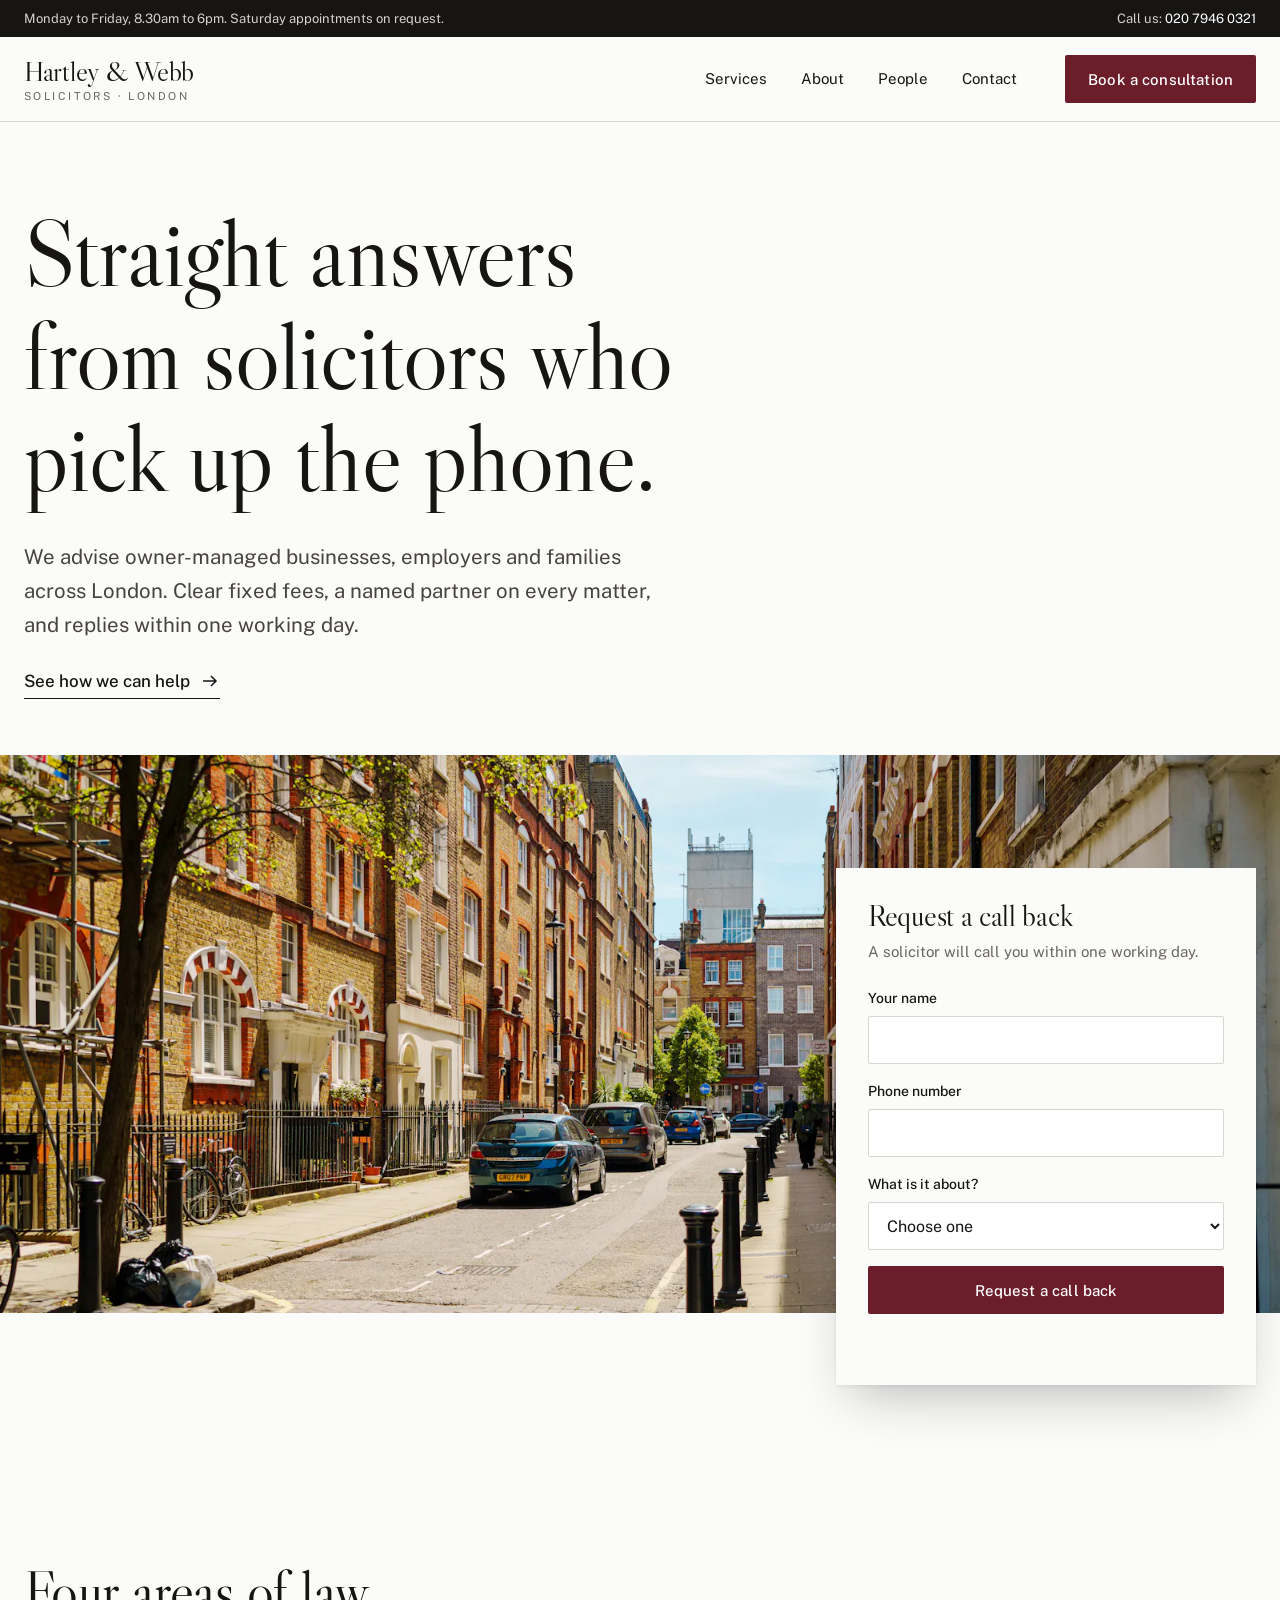
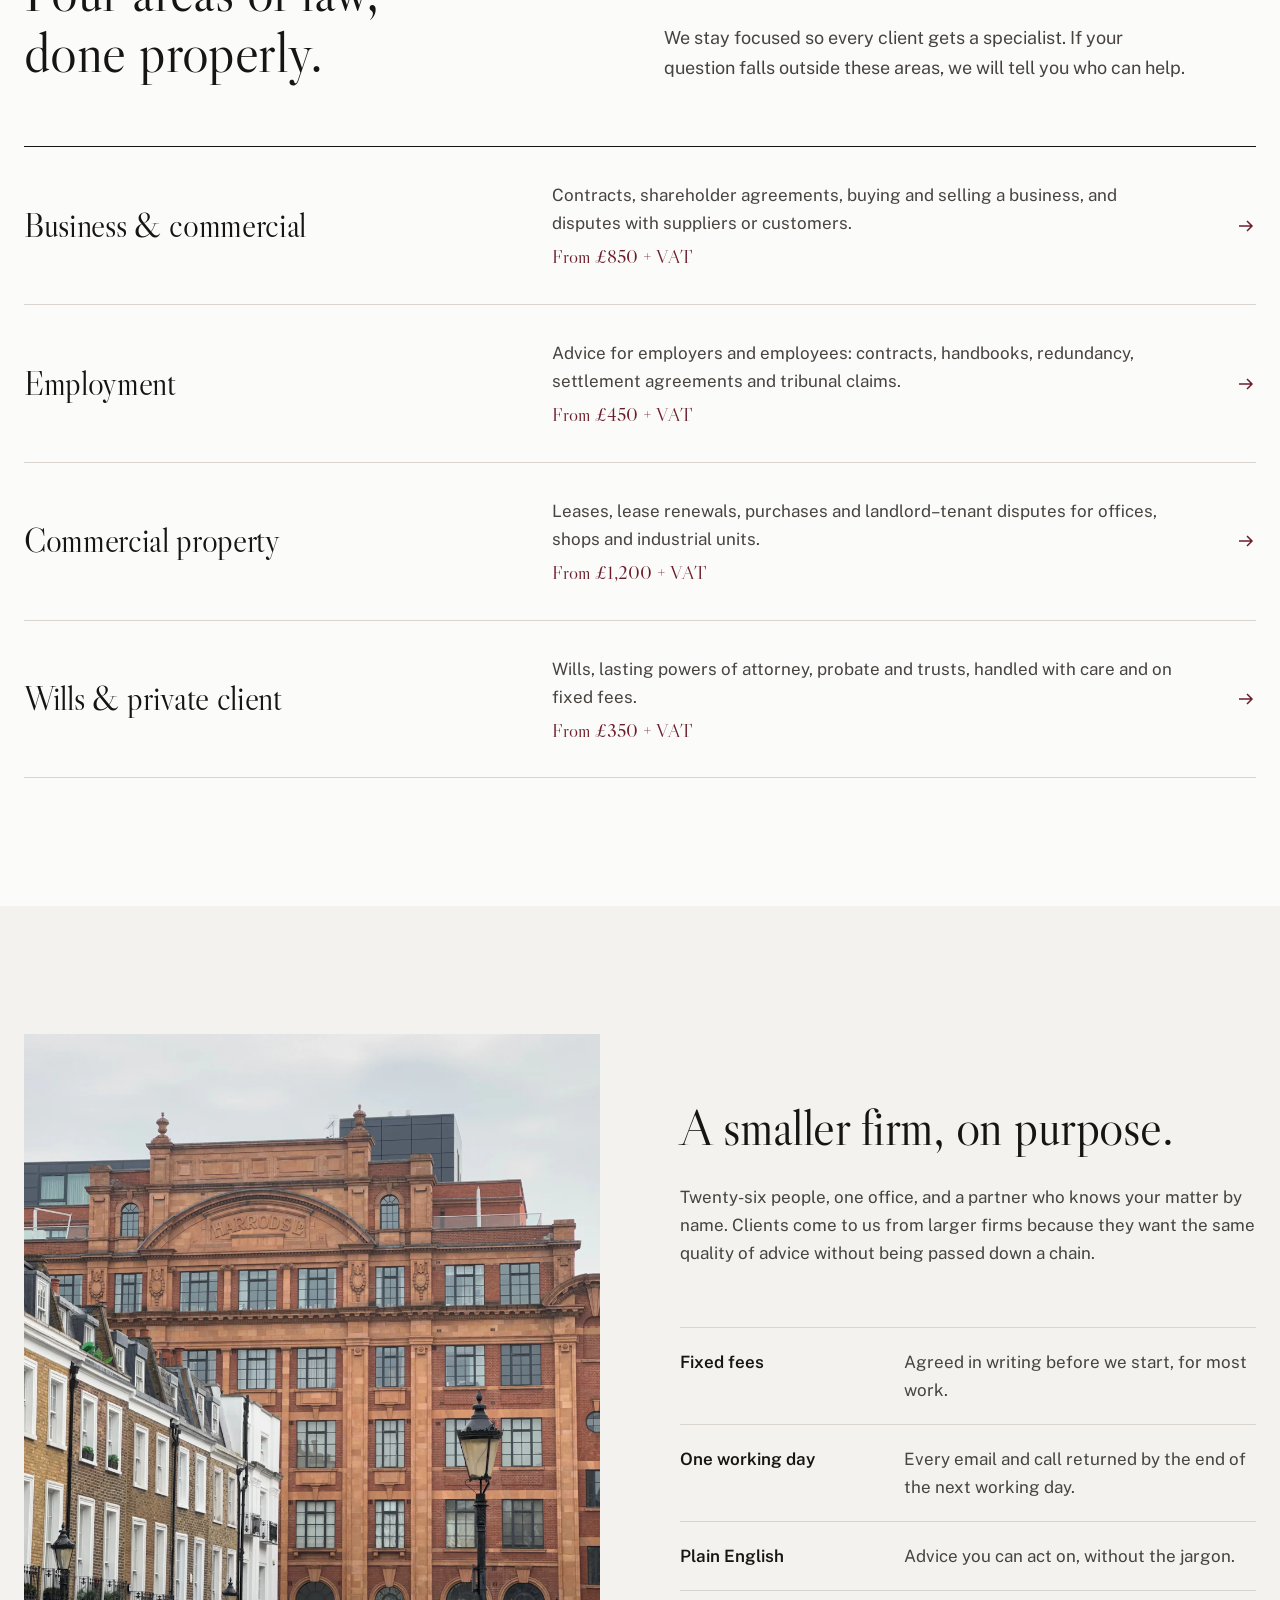
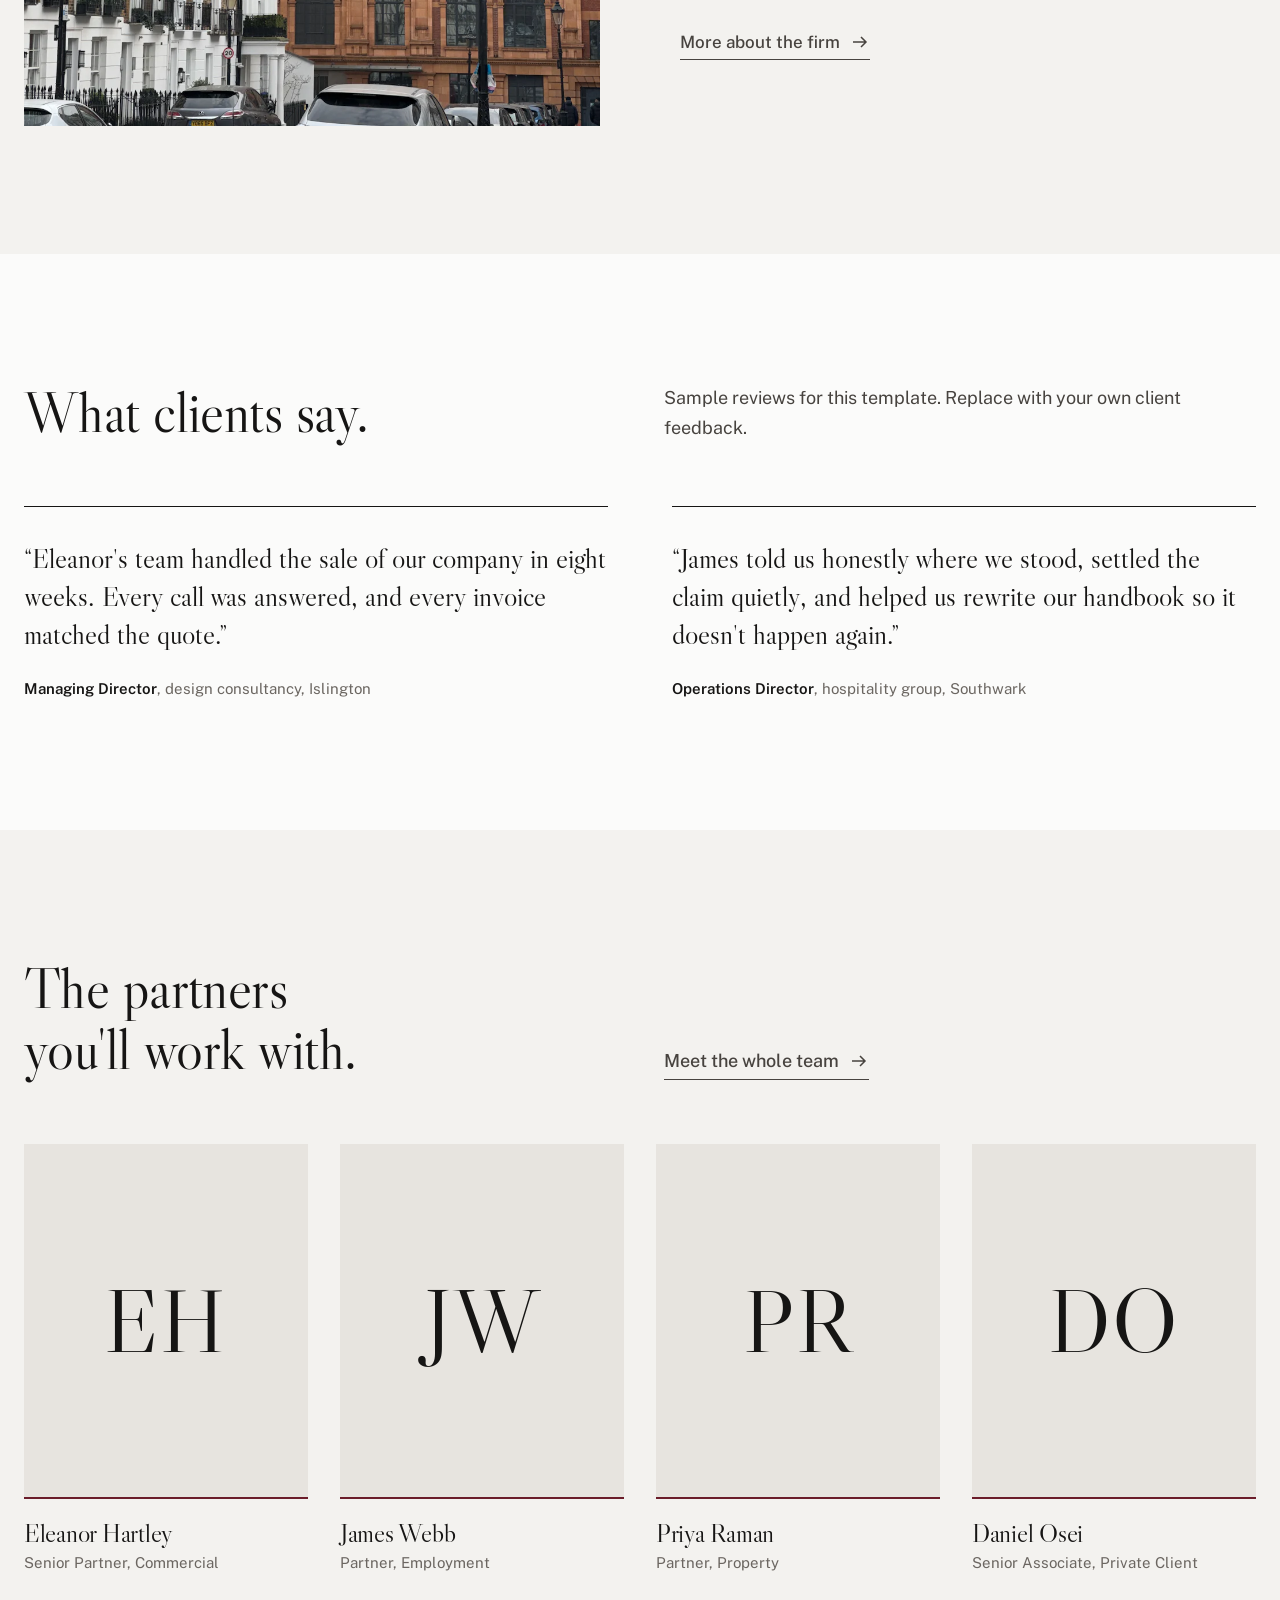
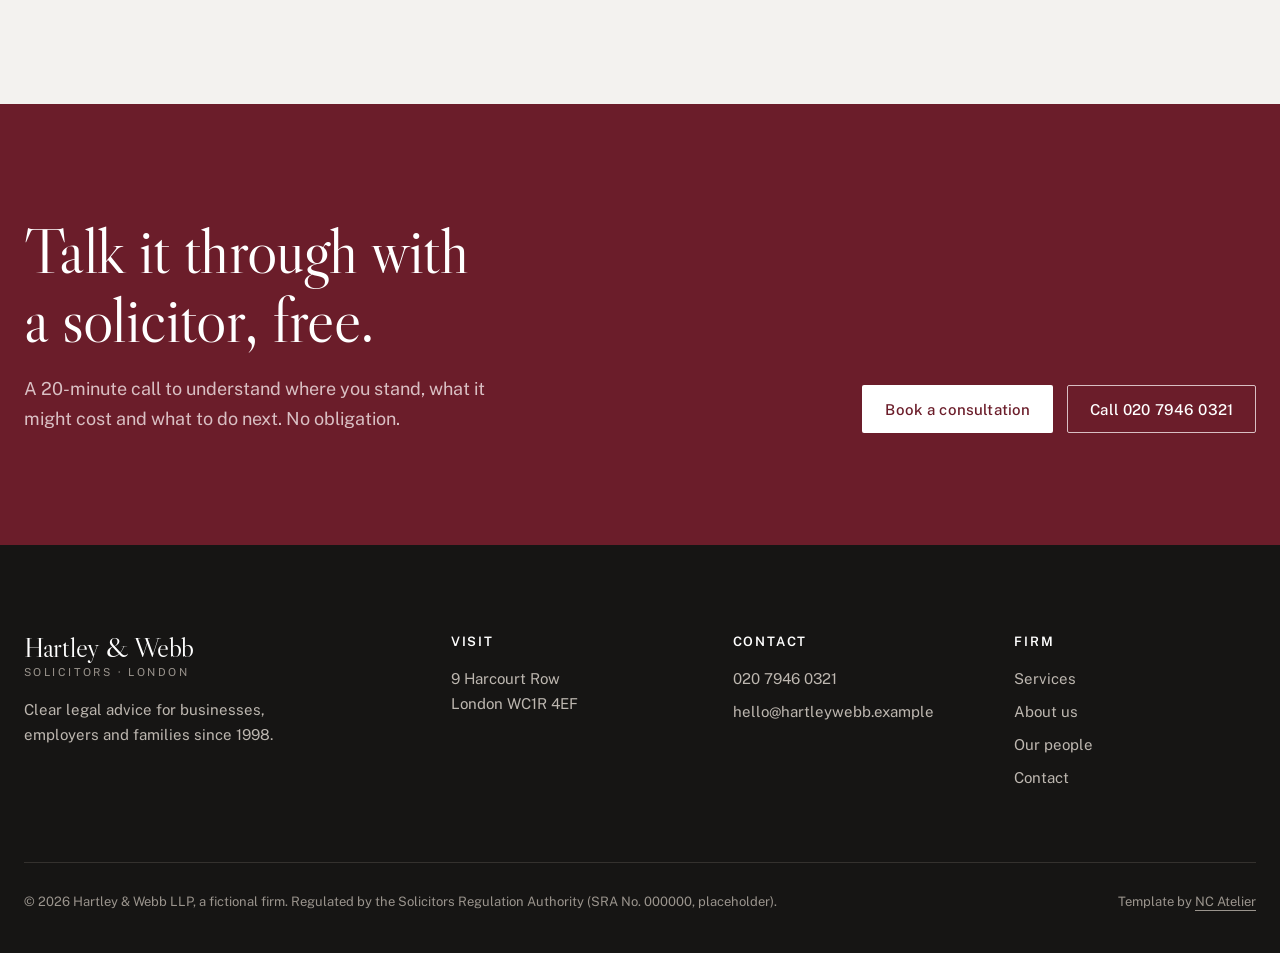
<file: index.html>
<!doctype html>
<html lang="en-GB">
<head>
<meta charset="utf-8">
<meta name="viewport" content="width=device-width, initial-scale=1">
<title>Hartley & Webb Solicitors | London law firm for businesses and families</title>
<meta name="description" content="Hartley & Webb is a London law firm advising businesses, employers and families on commercial, employment, property and private client matters.">
<meta property="og:title" content="Hartley & Webb Solicitors | London law firm for businesses and families">
<meta property="og:description" content="Hartley & Webb is a London law firm advising businesses, employers and families on commercial, employment, property and private client matters.">
<meta property="og:type" content="website">
<meta property="og:image" content="images/hero.webp">
<meta name="theme-color" content="#fbfbfa">
<link rel="icon" href="data:image/svg+xml,%3Csvg xmlns='http://www.w3.org/2000/svg' viewBox='0 0 32 32'%3E%3Crect width='32' height='32' fill='%236b1d2a'/%3E%3Ctext x='16' y='22' font-family='Georgia' font-size='17' fill='white' text-anchor='middle'%3EH%26amp;W%3C/text%3E%3C/svg%3E">
<link rel="preload" href="fonts/libre-caslon-display.woff2" as="font" type="font/woff2" crossorigin>
<link rel="stylesheet" href="styles.css">
</head>
<body>
<a class="skip" href="#main">Skip to content</a>
<div class="topbar">
  <div class="wrap">
    <span class="hours">Monday to Friday, 8.30am to 6pm. Saturday appointments on request.</span>
    <span>Call us: <a href="tel:+442079460321">020 7946 0321</a></span>
  </div>
</div>
<header class="site-header">
  <div class="wrap header-in">
    <a class="brand" href="index.html" aria-label="Hartley &amp; Webb, home"><b>Hartley &amp; Webb</b><span>Solicitors · London</span></a>
    <button class="menu-btn" type="button" aria-expanded="false" aria-controls="main-nav" aria-label="Open menu">
      <svg width="22" height="22" viewBox="0 0 22 22" aria-hidden="true"><path d="M2 6h18M2 11h18M2 16h18" stroke="currentColor" stroke-width="1.5"/></svg>
    </button>
    <nav class="main-nav" id="main-nav" aria-label="Main">
      <button class="menu-btn nav-close" type="button" aria-label="Close menu">
        <svg width="20" height="20" viewBox="0 0 20 20" aria-hidden="true"><path d="M4 4l12 12M16 4L4 16" stroke="currentColor" stroke-width="1.5"/></svg>
      </button>
      <ul>
          <li><a href="services.html">Services</a></li>
          <li><a href="about.html">About</a></li>
          <li><a href="team.html">People</a></li>
          <li><a href="contact.html">Contact</a></li>
      </ul>
    </nav>
    <a class="btn btn-claret header-cta" href="contact.html">Book a consultation</a>
  </div>
</header>

<main id="main">
  <section class="hero" aria-labelledby="hero-title">
    <div class="wrap">
      <h1 id="hero-title">Straight answers from solicitors who pick up the phone.</h1>
      <div class="hero-lede">
        <p>We advise owner-managed businesses, employers and families across London. Clear fixed fees, a named partner on every matter, and replies within one working day.</p>
        <a class="arrow-link" href="services.html">See how we can help <svg width="20" height="20" viewBox="0 0 20 20" aria-hidden="true"><path d="M3 10h13M11 5l5 5-5 5" fill="none" stroke="currentColor" stroke-width="1.5"/></svg></a>
      </div>
    </div>
    <figure class="hero-figure">
      <picture>
        <source media="(max-width: 640px)" srcset="images/hero-mobile.webp" width="800" height="700">
        <img src="images/hero.webp" alt="A quiet London street of brick and stone office buildings near the Inns of Court" width="1600" height="1100" fetchpriority="high">
      </picture>
      <div class="callback" id="callback">
        <h2>Request a call back</h2>
        <p class="small">A solicitor will call you within one working day.</p>
        <form class="form" novalidate data-demo="Thank you. A solicitor will call you within one working day. (Demo form: nothing was sent.)">
          <div class="field">
            <label for="cb-name">Your name</label>
            <input id="cb-name" name="name" autocomplete="name" required>
            <p class="err">Please tell us your name.</p>
          </div>
          <div class="field">
            <label for="cb-phone">Phone number</label>
            <input id="cb-phone" name="phone" type="tel" autocomplete="tel" required pattern="[0-9+ ()-]{7,}">
            <p class="err">Please enter a phone number we can call, e.g. 07700 900123.</p>
          </div>
          <div class="field">
            <label for="cb-matter">What is it about?</label>
            <select id="cb-matter" name="matter" required>
                <option value="">Choose one</option>
                <option>Business &amp; commercial</option>
                <option>Employment</option>
                <option>Commercial property</option>
                <option>Wills &amp; private client</option>
                <option>Something else</option>
              </select>
            <p class="err">Please choose the area closest to your question.</p>
          </div>
          <button class="btn btn-claret" type="submit">Request a call back</button>
          <p class="form-status" role="status"></p>
        </form>
      </div>
    </figure>
    <div class="hero-spacer"></div>
  </section>

  <section class="section" aria-labelledby="practice-title">
    <div class="wrap">
      <div class="section-head">
        <h2 id="practice-title">Four areas of law, done properly.</h2>
        <p>We stay focused so every client gets a specialist. If your question falls outside these areas, we will tell you who can help.</p>
      </div>
      <ul class="practice">
      <li><a href="services.html#business"><h3>Business &amp; commercial</h3><p>Contracts, shareholder agreements, buying and selling a business, and disputes with suppliers or customers. <span class="fee">From £850 + VAT</span></p><svg width="20" height="20" viewBox="0 0 20 20" aria-hidden="true"><path d="M3 10h13M11 5l5 5-5 5" fill="none" stroke="currentColor" stroke-width="1.5"/></svg></a></li>
      <li><a href="services.html#employment"><h3>Employment</h3><p>Advice for employers and employees: contracts, handbooks, redundancy, settlement agreements and tribunal claims. <span class="fee">From £450 + VAT</span></p><svg width="20" height="20" viewBox="0 0 20 20" aria-hidden="true"><path d="M3 10h13M11 5l5 5-5 5" fill="none" stroke="currentColor" stroke-width="1.5"/></svg></a></li>
      <li><a href="services.html#property"><h3>Commercial property</h3><p>Leases, lease renewals, purchases and landlord–tenant disputes for offices, shops and industrial units. <span class="fee">From £1,200 + VAT</span></p><svg width="20" height="20" viewBox="0 0 20 20" aria-hidden="true"><path d="M3 10h13M11 5l5 5-5 5" fill="none" stroke="currentColor" stroke-width="1.5"/></svg></a></li>
      <li><a href="services.html#private"><h3>Wills &amp; private client</h3><p>Wills, lasting powers of attorney, probate and trusts, handled with care and on fixed fees. <span class="fee">From £350 + VAT</span></p><svg width="20" height="20" viewBox="0 0 20 20" aria-hidden="true"><path d="M3 10h13M11 5l5 5-5 5" fill="none" stroke="currentColor" stroke-width="1.5"/></svg></a></li>
    </ul>
    </div>
  </section>

  <section class="section stone" aria-labelledby="approach-title">
    <div class="wrap split">
      <img src="images/building.webp" alt="Victorian red-brick office buildings in Holborn" width="1000" height="1200" loading="lazy">
      <div>
        <h2 id="approach-title">A smaller firm, on purpose.</h2>
        <div class="body">
          <p>Twenty-six people, one office, and a partner who knows your matter by name. Clients come to us from larger firms because they want the same quality of advice without being passed down a chain.</p>
          <dl class="principles">
            <div><dt>Fixed fees</dt><dd>Agreed in writing before we start, for most work.</dd></div>
            <div><dt>One working day</dt><dd>Every email and call returned by the end of the next working day.</dd></div>
            <div><dt>Plain English</dt><dd>Advice you can act on, without the jargon.</dd></div>
          </dl>
          <p><a class="arrow-link" href="about.html">More about the firm <svg width="20" height="20" viewBox="0 0 20 20" aria-hidden="true"><path d="M3 10h13M11 5l5 5-5 5" fill="none" stroke="currentColor" stroke-width="1.5"/></svg></a></p>
        </div>
      </div>
    </div>
  </section>

  <section class="section" aria-labelledby="quotes-title">
    <div class="wrap">
      <div class="section-head">
        <h2 id="quotes-title">What clients say.</h2>
        <p>Sample reviews for this template. Replace with your own client feedback.</p>
      </div>
      <div class="quotes">
        <figure>
          <blockquote>“Eleanor's team handled the sale of our company in eight weeks. Every call was answered, and every invoice matched the quote.”</blockquote>
          <figcaption><b>Managing Director</b>, design consultancy, Islington</figcaption>
        </figure>
        <figure>
          <blockquote>“James told us honestly where we stood, settled the claim quietly, and helped us rewrite our handbook so it doesn't happen again.”</blockquote>
          <figcaption><b>Operations Director</b>, hospitality group, Southwark</figcaption>
        </figure>
      </div>
    </div>
  </section>

  <section class="section stone" aria-labelledby="people-title">
    <div class="wrap">
      <div class="section-head">
        <h2 id="people-title">The partners you'll work with.</h2>
        <p><a class="arrow-link" href="team.html">Meet the whole team <svg width="20" height="20" viewBox="0 0 20 20" aria-hidden="true"><path d="M3 10h13M11 5l5 5-5 5" fill="none" stroke="currentColor" stroke-width="1.5"/></svg></a></p>
      </div>
      <div class="people">
      <article class="person">
        <div class="monogram" aria-hidden="true"><span>EH</span></div>
        <h3>Eleanor Hartley</h3>
        <p class="role">Senior Partner, Commercial</p>
      </article>
      <article class="person">
        <div class="monogram" aria-hidden="true"><span>JW</span></div>
        <h3>James Webb</h3>
        <p class="role">Partner, Employment</p>
      </article>
      <article class="person">
        <div class="monogram" aria-hidden="true"><span>PR</span></div>
        <h3>Priya Raman</h3>
        <p class="role">Partner, Property</p>
      </article>
      <article class="person">
        <div class="monogram" aria-hidden="true"><span>DO</span></div>
        <h3>Daniel Osei</h3>
        <p class="role">Senior Associate, Private Client</p>
      </article>
    </div>
    </div>
  </section>

<section class="band" aria-labelledby="band-title">
  <div class="wrap band-in">
    <div>
      <h2 id="band-title">Talk it through with a solicitor, free.</h2>
      <p>A 20-minute call to understand where you stand, what it might cost and what to do next. No obligation.</p>
    </div>
    <div class="actions">
      <a class="btn btn-light" href="contact.html">Book a consultation</a>
      <a class="btn btn-line" href="tel:+442079460321">Call 020 7946 0321</a>
    </div>
  </div>
</section>
</main>
<footer class="site-footer">
  <div class="wrap">
    <div class="foot-grid">
      <div>
        <a class="brand" href="index.html"><b>Hartley &amp; Webb</b><span>Solicitors · London</span></a>
        <p style="margin-top:20px;max-width:34ch">Clear legal advice for businesses, employers and families since 1998.</p>
      </div>
      <div>
        <h2>Visit</h2>
        <address>9 Harcourt Row<br>London WC1R 4EF</address>
      </div>
      <div>
        <h2>Contact</h2>
        <ul>
          <li><a href="tel:+442079460321">020 7946 0321</a></li>
          <li><a href="mailto:hello@hartleywebb.example">hello@hartleywebb.example</a></li>
        </ul>
      </div>
      <div>
        <h2>Firm</h2>
        <ul>
          <li><a href="services.html">Services</a></li>
          <li><a href="about.html">About us</a></li>
          <li><a href="team.html">Our people</a></li>
          <li><a href="contact.html">Contact</a></li>
        </ul>
      </div>
    </div>
    <div class="legal">
      <span>© <span data-year>2026</span> Hartley &amp; Webb LLP, a fictional firm. Regulated by the Solicitors Regulation Authority (SRA No. 000000, placeholder).</span>
      <span>Template by <a href="https://ncatelier.com">NC Atelier</a></span>
    </div>
  </div>
</footer>
<script src="main.js" defer></script>
</body>
</html>
</file>
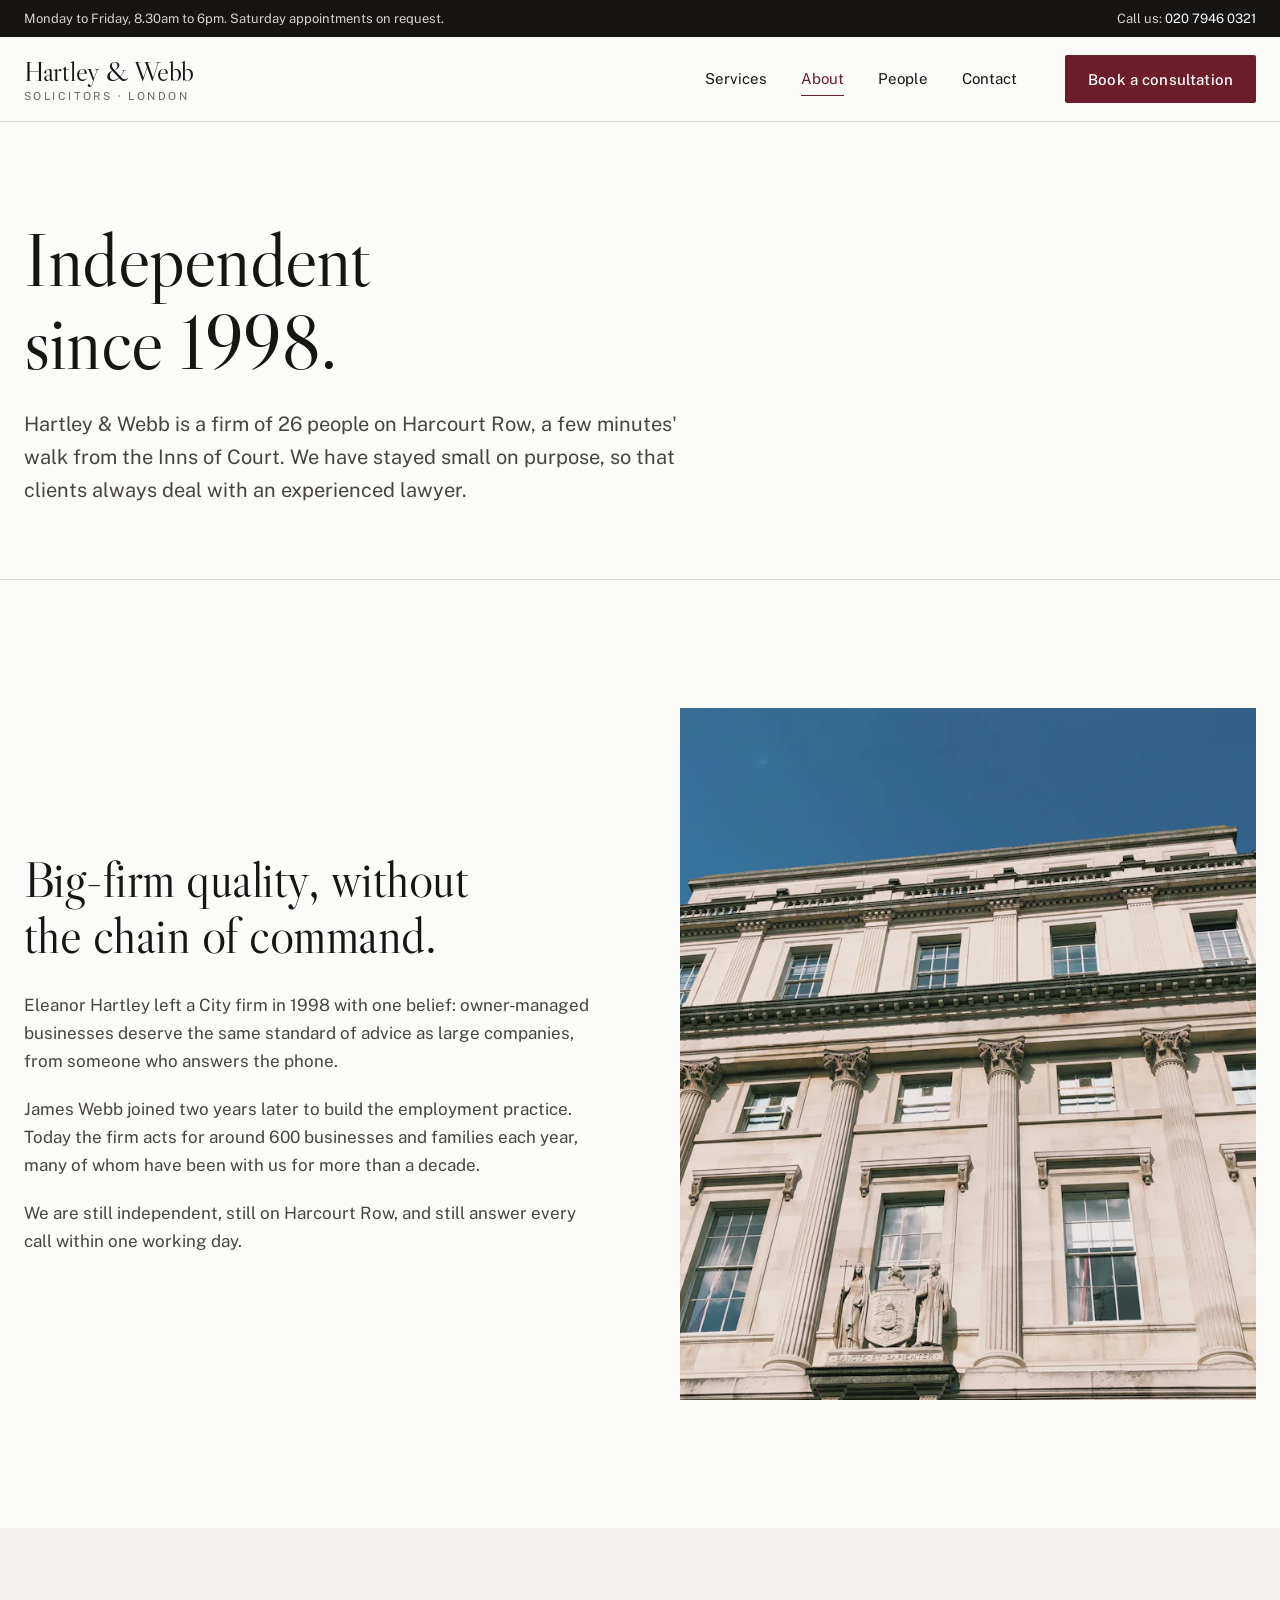
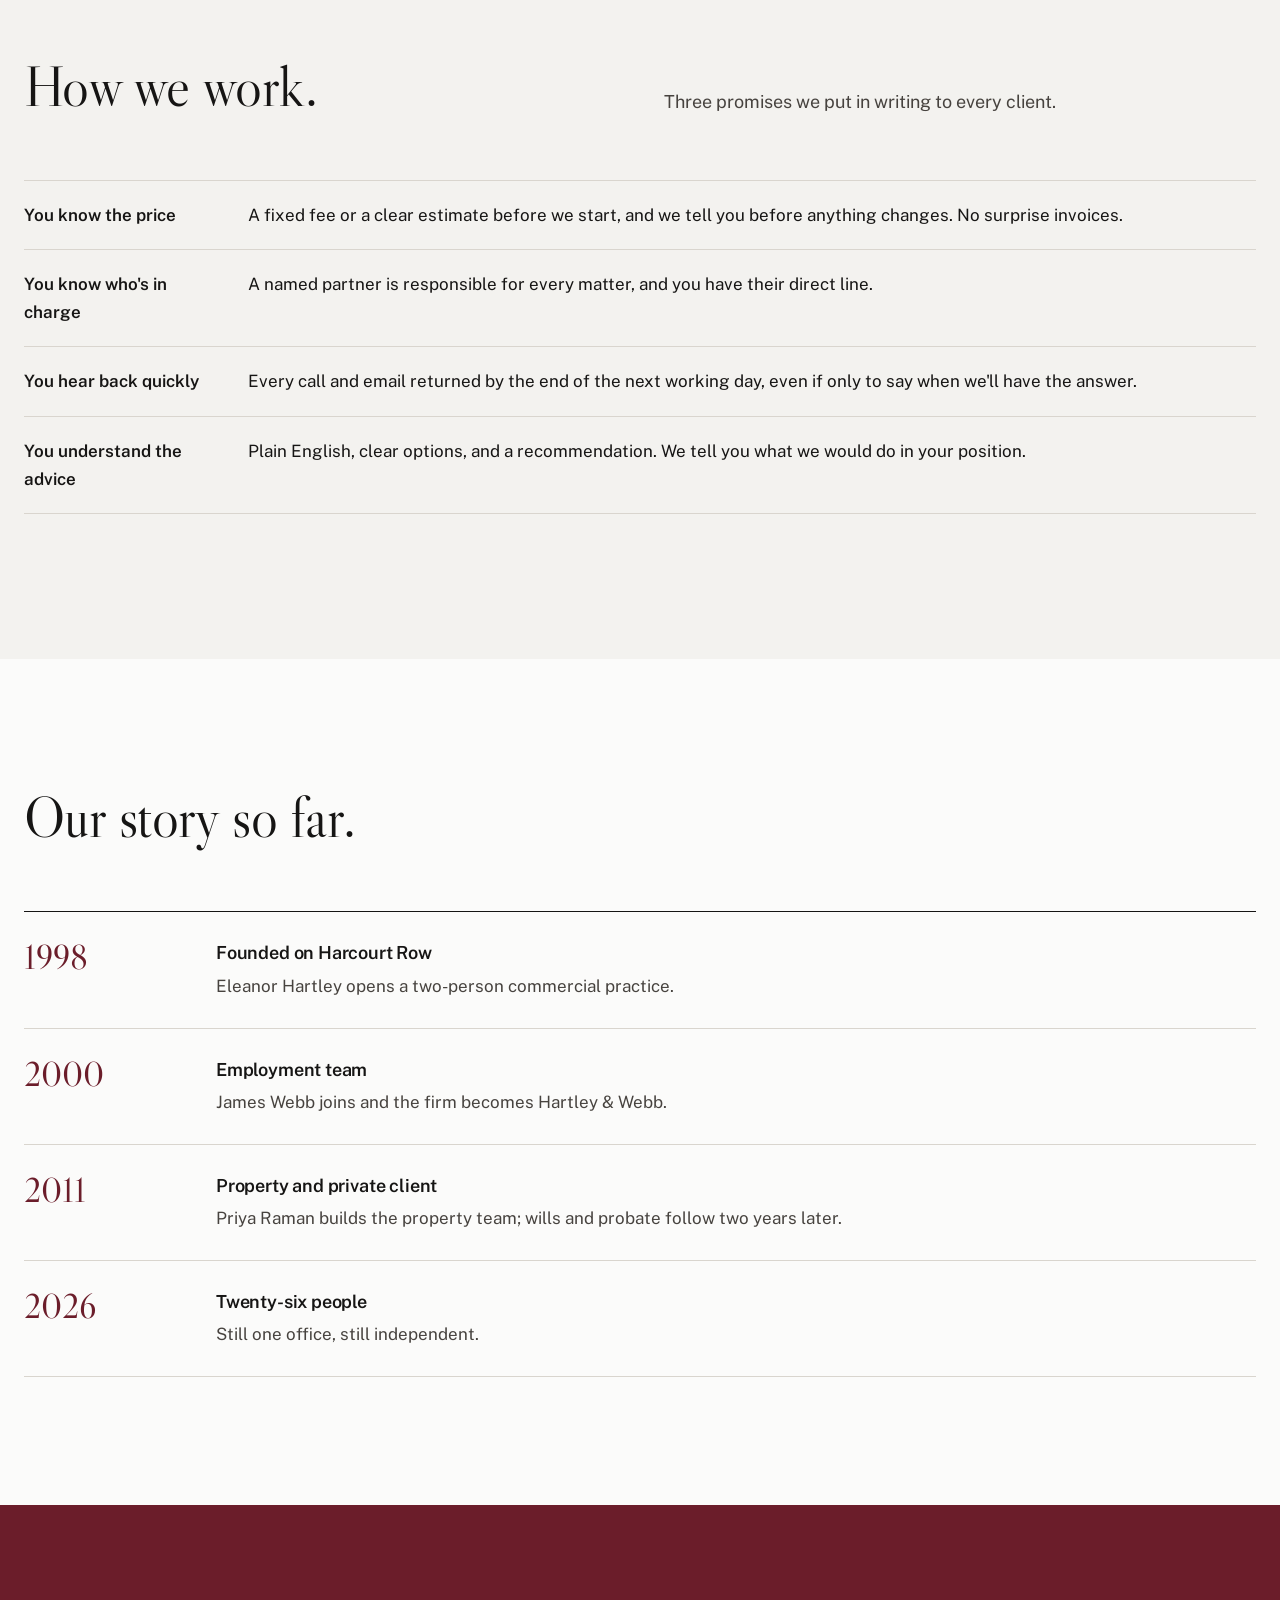
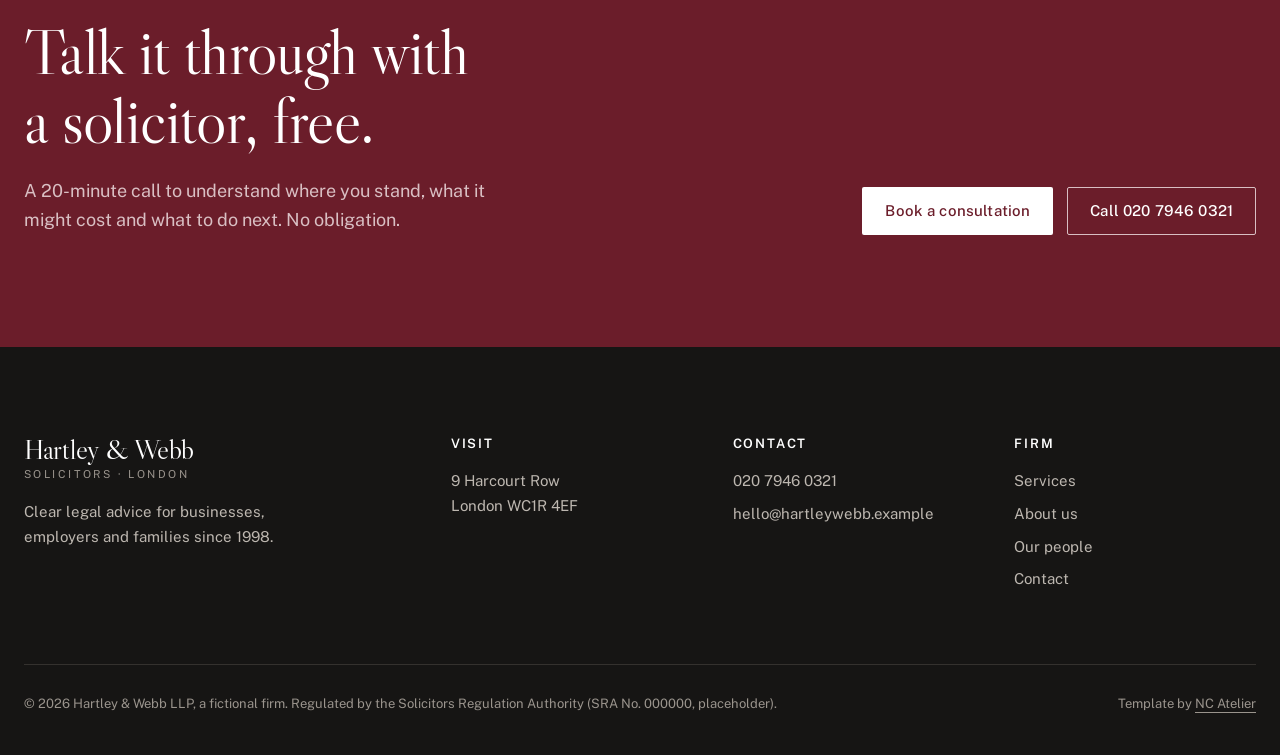
<file: about.html>
<!doctype html>
<html lang="en-GB">
<head>
<meta charset="utf-8">
<meta name="viewport" content="width=device-width, initial-scale=1">
<title>About the firm | Hartley & Webb Solicitors</title>
<meta name="description" content="Founded in 1998, Hartley & Webb is an independent London law firm of 26 people near the Inns of Court.">
<meta property="og:title" content="About the firm | Hartley & Webb Solicitors">
<meta property="og:description" content="Founded in 1998, Hartley & Webb is an independent London law firm of 26 people near the Inns of Court.">
<meta property="og:type" content="website">
<meta property="og:image" content="images/hero.webp">
<meta name="theme-color" content="#fbfbfa">
<link rel="icon" href="data:image/svg+xml,%3Csvg xmlns='http://www.w3.org/2000/svg' viewBox='0 0 32 32'%3E%3Crect width='32' height='32' fill='%236b1d2a'/%3E%3Ctext x='16' y='22' font-family='Georgia' font-size='17' fill='white' text-anchor='middle'%3EH%26amp;W%3C/text%3E%3C/svg%3E">
<link rel="preload" href="fonts/libre-caslon-display.woff2" as="font" type="font/woff2" crossorigin>
<link rel="stylesheet" href="styles.css">
</head>
<body>
<a class="skip" href="#main">Skip to content</a>
<div class="topbar">
  <div class="wrap">
    <span class="hours">Monday to Friday, 8.30am to 6pm. Saturday appointments on request.</span>
    <span>Call us: <a href="tel:+442079460321">020 7946 0321</a></span>
  </div>
</div>
<header class="site-header">
  <div class="wrap header-in">
    <a class="brand" href="index.html" aria-label="Hartley &amp; Webb, home"><b>Hartley &amp; Webb</b><span>Solicitors · London</span></a>
    <button class="menu-btn" type="button" aria-expanded="false" aria-controls="main-nav" aria-label="Open menu">
      <svg width="22" height="22" viewBox="0 0 22 22" aria-hidden="true"><path d="M2 6h18M2 11h18M2 16h18" stroke="currentColor" stroke-width="1.5"/></svg>
    </button>
    <nav class="main-nav" id="main-nav" aria-label="Main">
      <button class="menu-btn nav-close" type="button" aria-label="Close menu">
        <svg width="20" height="20" viewBox="0 0 20 20" aria-hidden="true"><path d="M4 4l12 12M16 4L4 16" stroke="currentColor" stroke-width="1.5"/></svg>
      </button>
      <ul>
          <li><a href="services.html">Services</a></li>
          <li><a href="about.html" aria-current="page">About</a></li>
          <li><a href="team.html">People</a></li>
          <li><a href="contact.html">Contact</a></li>
      </ul>
    </nav>
    <a class="btn btn-claret header-cta" href="contact.html">Book a consultation</a>
  </div>
</header>

<main id="main">
  <section class="page-intro">
    <div class="wrap">
      <h1>Independent since 1998.</h1>
      <p>Hartley &amp; Webb is a firm of 26 people on Harcourt Row, a few minutes' walk from the Inns of Court. We have stayed small on purpose, so that clients always deal with an experienced lawyer.</p>
    </div>
  </section>

  <section class="section" aria-labelledby="story-title">
    <div class="wrap split">
      <div>
        <h2 id="story-title">Big-firm quality, without the chain of command.</h2>
        <div class="body">
          <p>Eleanor Hartley left a City firm in 1998 with one belief: owner-managed businesses deserve the same standard of advice as large companies, from someone who answers the phone.</p>
          <p>James Webb joined two years later to build the employment practice. Today the firm acts for around 600 businesses and families each year, many of whom have been with us for more than a decade.</p>
          <p>We are still independent, still on Harcourt Row, and still answer every call within one working day.</p>
        </div>
      </div>
      <img src="images/office.webp" alt="Classical stone office building with tall sash windows" width="1200" height="860" loading="lazy">
    </div>
  </section>

  <section class="section stone" aria-labelledby="values-title">
    <div class="wrap">
      <div class="section-head">
        <h2 id="values-title">How we work.</h2>
        <p>Three promises we put in writing to every client.</p>
      </div>
      <dl class="principles">
        <div><dt>You know the price</dt><dd>A fixed fee or a clear estimate before we start, and we tell you before anything changes. No surprise invoices.</dd></div>
        <div><dt>You know who's in charge</dt><dd>A named partner is responsible for every matter, and you have their direct line.</dd></div>
        <div><dt>You hear back quickly</dt><dd>Every call and email returned by the end of the next working day, even if only to say when we'll have the answer.</dd></div>
        <div><dt>You understand the advice</dt><dd>Plain English, clear options, and a recommendation. We tell you what we would do in your position.</dd></div>
      </dl>
    </div>
  </section>

  <section class="section" aria-labelledby="history-title">
    <div class="wrap">
      <div class="section-head">
        <h2 id="history-title">Our story so far.</h2>
      </div>
      <ol class="timeline">
        <li><span class="yr">1998</span><div><h3>Founded on Harcourt Row</h3><p>Eleanor Hartley opens a two-person commercial practice.</p></div></li>
        <li><span class="yr">2000</span><div><h3>Employment team</h3><p>James Webb joins and the firm becomes Hartley &amp; Webb.</p></div></li>
        <li><span class="yr">2011</span><div><h3>Property and private client</h3><p>Priya Raman builds the property team; wills and probate follow two years later.</p></div></li>
        <li><span class="yr">2026</span><div><h3>Twenty-six people</h3><p>Still one office, still independent.</p></div></li>
      </ol>
    </div>
  </section>

<section class="band" aria-labelledby="band-title">
  <div class="wrap band-in">
    <div>
      <h2 id="band-title">Talk it through with a solicitor, free.</h2>
      <p>A 20-minute call to understand where you stand, what it might cost and what to do next. No obligation.</p>
    </div>
    <div class="actions">
      <a class="btn btn-light" href="contact.html">Book a consultation</a>
      <a class="btn btn-line" href="tel:+442079460321">Call 020 7946 0321</a>
    </div>
  </div>
</section>
</main>
<footer class="site-footer">
  <div class="wrap">
    <div class="foot-grid">
      <div>
        <a class="brand" href="index.html"><b>Hartley &amp; Webb</b><span>Solicitors · London</span></a>
        <p style="margin-top:20px;max-width:34ch">Clear legal advice for businesses, employers and families since 1998.</p>
      </div>
      <div>
        <h2>Visit</h2>
        <address>9 Harcourt Row<br>London WC1R 4EF</address>
      </div>
      <div>
        <h2>Contact</h2>
        <ul>
          <li><a href="tel:+442079460321">020 7946 0321</a></li>
          <li><a href="mailto:hello@hartleywebb.example">hello@hartleywebb.example</a></li>
        </ul>
      </div>
      <div>
        <h2>Firm</h2>
        <ul>
          <li><a href="services.html">Services</a></li>
          <li><a href="about.html">About us</a></li>
          <li><a href="team.html">Our people</a></li>
          <li><a href="contact.html">Contact</a></li>
        </ul>
      </div>
    </div>
    <div class="legal">
      <span>© <span data-year>2026</span> Hartley &amp; Webb LLP, a fictional firm. Regulated by the Solicitors Regulation Authority (SRA No. 000000, placeholder).</span>
      <span>Template by <a href="https://ncatelier.com">NC Atelier</a></span>
    </div>
  </div>
</footer>
<script src="main.js" defer></script>
</body>
</html>
</file>
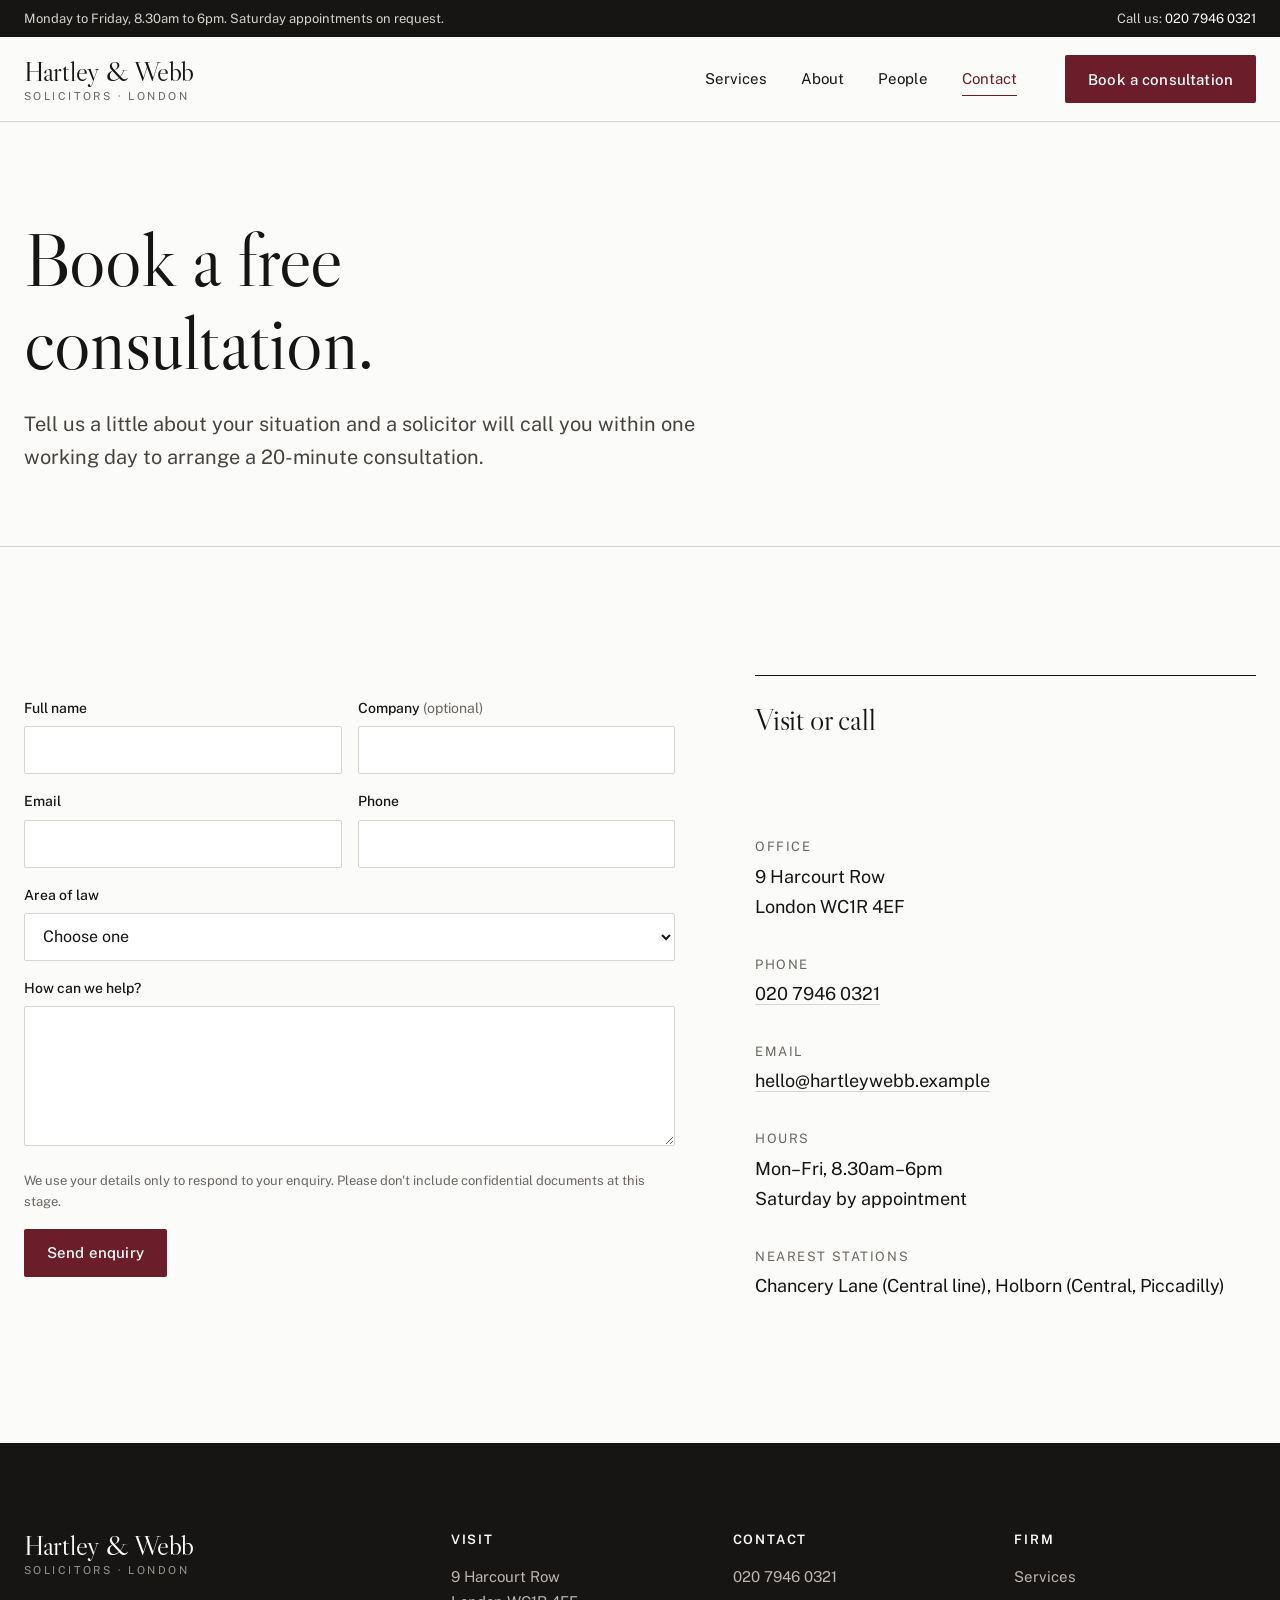
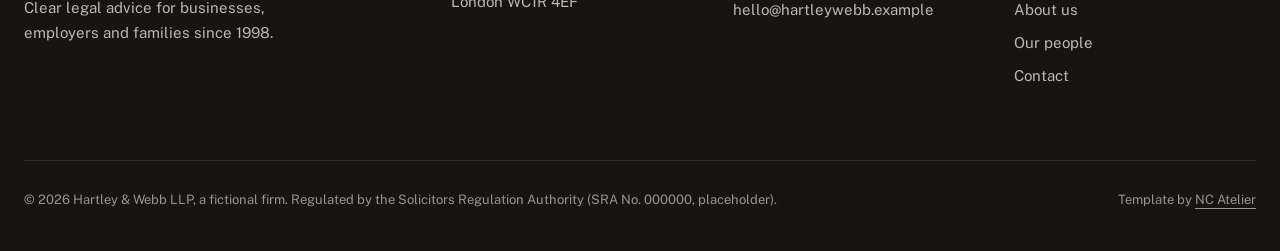
<file: contact.html>
<!doctype html>
<html lang="en-GB">
<head>
<meta charset="utf-8">
<meta name="viewport" content="width=device-width, initial-scale=1">
<title>Contact | Hartley & Webb Solicitors</title>
<meta name="description" content="Book a free 20-minute consultation with a Hartley & Webb solicitor, call 020 7946 0321, or visit us at 9 Harcourt Row, London.">
<meta property="og:title" content="Contact | Hartley & Webb Solicitors">
<meta property="og:description" content="Book a free 20-minute consultation with a Hartley & Webb solicitor, call 020 7946 0321, or visit us at 9 Harcourt Row, London.">
<meta property="og:type" content="website">
<meta property="og:image" content="images/hero.webp">
<meta name="theme-color" content="#fbfbfa">
<link rel="icon" href="data:image/svg+xml,%3Csvg xmlns='http://www.w3.org/2000/svg' viewBox='0 0 32 32'%3E%3Crect width='32' height='32' fill='%236b1d2a'/%3E%3Ctext x='16' y='22' font-family='Georgia' font-size='17' fill='white' text-anchor='middle'%3EH%26amp;W%3C/text%3E%3C/svg%3E">
<link rel="preload" href="fonts/libre-caslon-display.woff2" as="font" type="font/woff2" crossorigin>
<link rel="stylesheet" href="styles.css">
</head>
<body>
<a class="skip" href="#main">Skip to content</a>
<div class="topbar">
  <div class="wrap">
    <span class="hours">Monday to Friday, 8.30am to 6pm. Saturday appointments on request.</span>
    <span>Call us: <a href="tel:+442079460321">020 7946 0321</a></span>
  </div>
</div>
<header class="site-header">
  <div class="wrap header-in">
    <a class="brand" href="index.html" aria-label="Hartley &amp; Webb, home"><b>Hartley &amp; Webb</b><span>Solicitors · London</span></a>
    <button class="menu-btn" type="button" aria-expanded="false" aria-controls="main-nav" aria-label="Open menu">
      <svg width="22" height="22" viewBox="0 0 22 22" aria-hidden="true"><path d="M2 6h18M2 11h18M2 16h18" stroke="currentColor" stroke-width="1.5"/></svg>
    </button>
    <nav class="main-nav" id="main-nav" aria-label="Main">
      <button class="menu-btn nav-close" type="button" aria-label="Close menu">
        <svg width="20" height="20" viewBox="0 0 20 20" aria-hidden="true"><path d="M4 4l12 12M16 4L4 16" stroke="currentColor" stroke-width="1.5"/></svg>
      </button>
      <ul>
          <li><a href="services.html">Services</a></li>
          <li><a href="about.html">About</a></li>
          <li><a href="team.html">People</a></li>
          <li><a href="contact.html" aria-current="page">Contact</a></li>
      </ul>
    </nav>
    <a class="btn btn-claret header-cta" href="contact.html">Book a consultation</a>
  </div>
</header>

<main id="main">
  <section class="page-intro">
    <div class="wrap">
      <h1>Book a free consultation.</h1>
      <p>Tell us a little about your situation and a solicitor will call you within one working day to arrange a 20-minute consultation.</p>
    </div>
  </section>
  <section class="section">
    <div class="wrap contact-grid">
      <form class="form" novalidate data-demo="Thank you. A solicitor will be in touch within one working day. (Demo form: nothing was sent.)" aria-label="Consultation request">
        <div class="row">
          <div class="field">
            <label for="c-name">Full name</label>
            <input id="c-name" name="name" autocomplete="name" required>
            <p class="err">Please tell us your name.</p>
          </div>
          <div class="field">
            <label for="c-company">Company <span style="color:var(--ink-3);font-weight:400">(optional)</span></label>
            <input id="c-company" name="company" autocomplete="organization">
          </div>
        </div>
        <div class="row">
          <div class="field">
            <label for="c-email">Email</label>
            <input id="c-email" name="email" type="email" autocomplete="email" required>
            <p class="err">Please enter a valid email address, like name@example.com.</p>
          </div>
          <div class="field">
            <label for="c-phone">Phone</label>
            <input id="c-phone" name="phone" type="tel" autocomplete="tel" required pattern="[0-9+ ()-]{7,}">
            <p class="err">Please enter a phone number, e.g. 07700 900123.</p>
          </div>
        </div>
        <div class="field">
          <label for="c-matter">Area of law</label>
          <select id="c-matter" name="matter" required>
                <option value="">Choose one</option>
                <option>Business &amp; commercial</option>
                <option>Employment</option>
                <option>Commercial property</option>
                <option>Wills &amp; private client</option>
                <option>Something else</option>
              </select>
          <p class="err">Please choose the area closest to your question.</p>
        </div>
        <div class="field">
          <label for="c-msg">How can we help?</label>
          <textarea id="c-msg" name="message" required minlength="10"></textarea>
          <p class="err">Please give us a few words about your situation.</p>
        </div>
        <p class="consent">We use your details only to respond to your enquiry. Please don't include confidential documents at this stage.</p>
        <div><button class="btn btn-claret" type="submit">Send enquiry</button></div>
        <p class="form-status" role="status"></p>
      </form>

      <div class="contact-card">
        <h2>Visit or call</h2>
        <dl>
          <div><dt>Office</dt><dd>9 Harcourt Row<br>London WC1R 4EF</dd></div>
          <div><dt>Phone</dt><dd><a href="tel:+442079460321">020 7946 0321</a></dd></div>
          <div><dt>Email</dt><dd><a href="mailto:hello@hartleywebb.example">hello@hartleywebb.example</a></dd></div>
          <div><dt>Hours</dt><dd>Mon–Fri, 8.30am–6pm<br>Saturday by appointment</dd></div>
          <div><dt>Nearest stations</dt><dd>Chancery Lane (Central line), Holborn (Central, Piccadilly)</dd></div>
        </dl>
      </div>
    </div>
  </section>
</main>
<footer class="site-footer">
  <div class="wrap">
    <div class="foot-grid">
      <div>
        <a class="brand" href="index.html"><b>Hartley &amp; Webb</b><span>Solicitors · London</span></a>
        <p style="margin-top:20px;max-width:34ch">Clear legal advice for businesses, employers and families since 1998.</p>
      </div>
      <div>
        <h2>Visit</h2>
        <address>9 Harcourt Row<br>London WC1R 4EF</address>
      </div>
      <div>
        <h2>Contact</h2>
        <ul>
          <li><a href="tel:+442079460321">020 7946 0321</a></li>
          <li><a href="mailto:hello@hartleywebb.example">hello@hartleywebb.example</a></li>
        </ul>
      </div>
      <div>
        <h2>Firm</h2>
        <ul>
          <li><a href="services.html">Services</a></li>
          <li><a href="about.html">About us</a></li>
          <li><a href="team.html">Our people</a></li>
          <li><a href="contact.html">Contact</a></li>
        </ul>
      </div>
    </div>
    <div class="legal">
      <span>© <span data-year>2026</span> Hartley &amp; Webb LLP, a fictional firm. Regulated by the Solicitors Regulation Authority (SRA No. 000000, placeholder).</span>
      <span>Template by <a href="https://ncatelier.com">NC Atelier</a></span>
    </div>
  </div>
</footer>
<script src="main.js" defer></script>
</body>
</html>
</file>
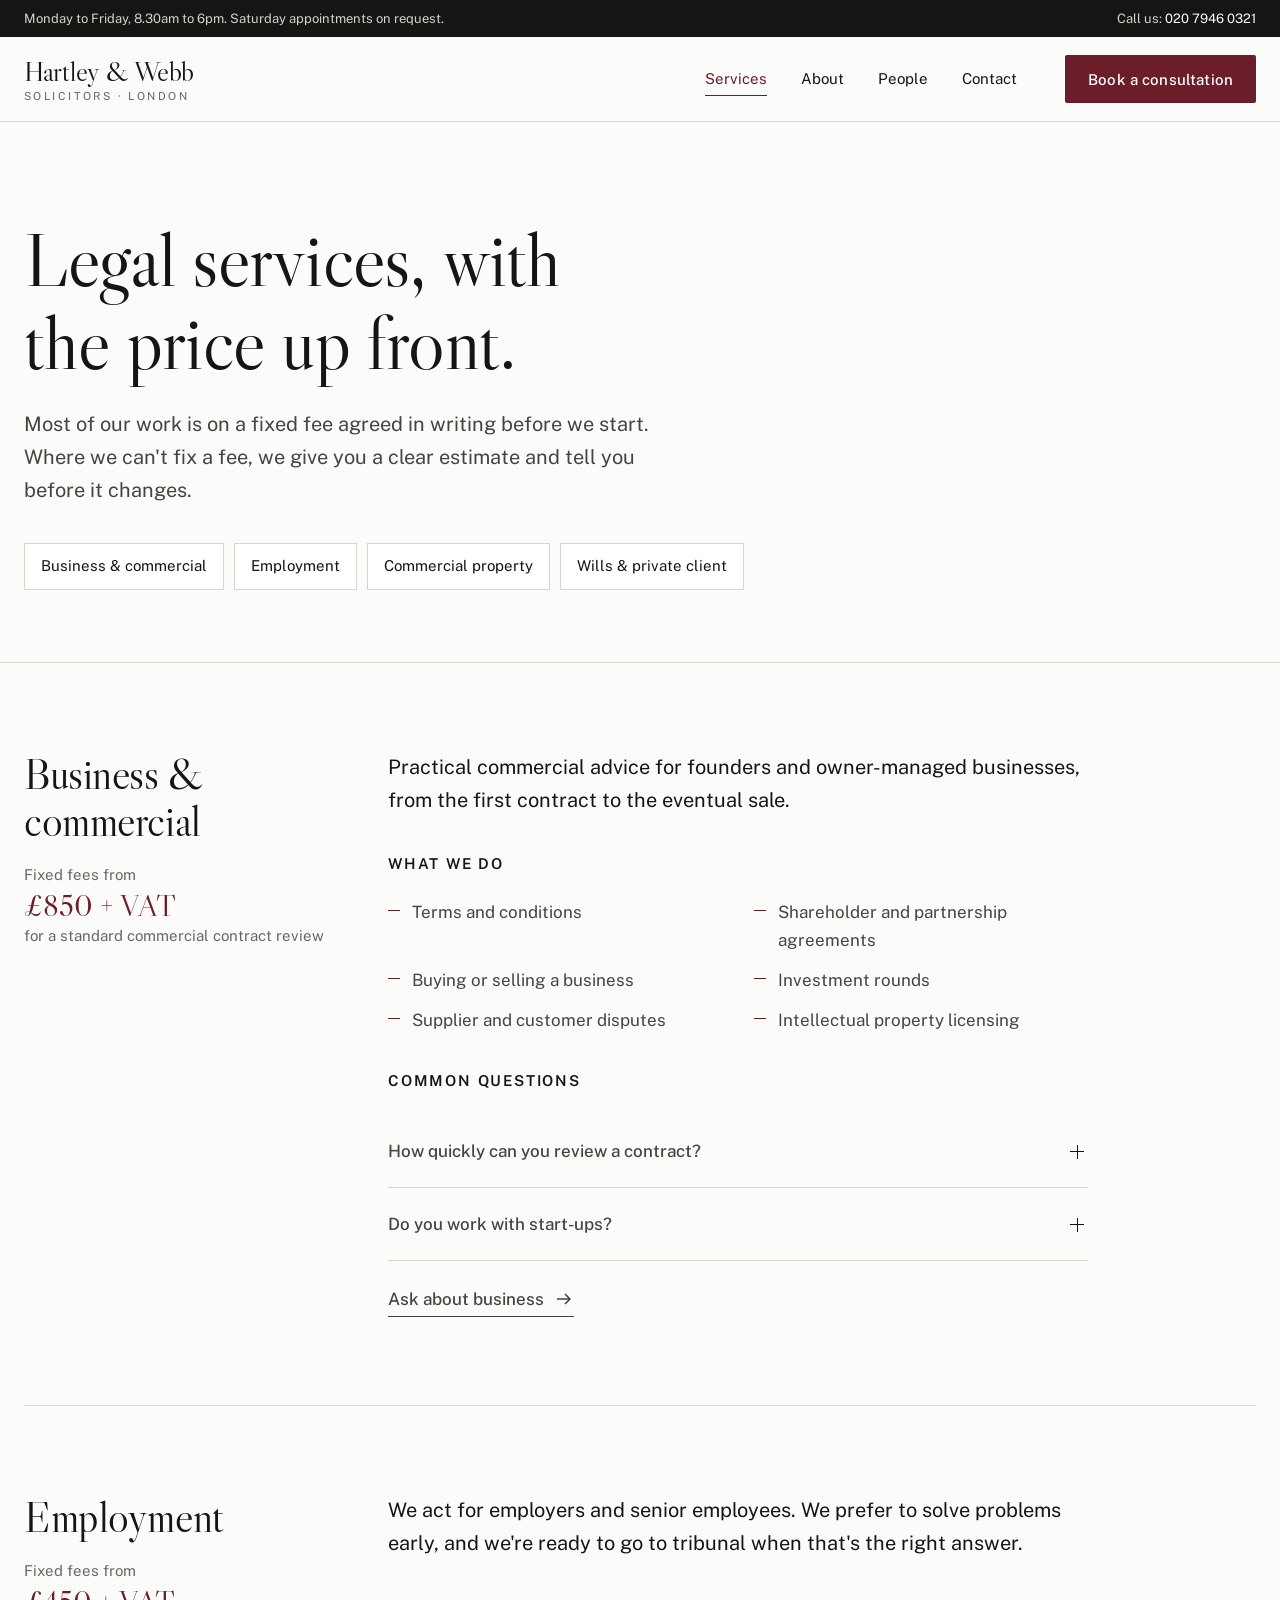
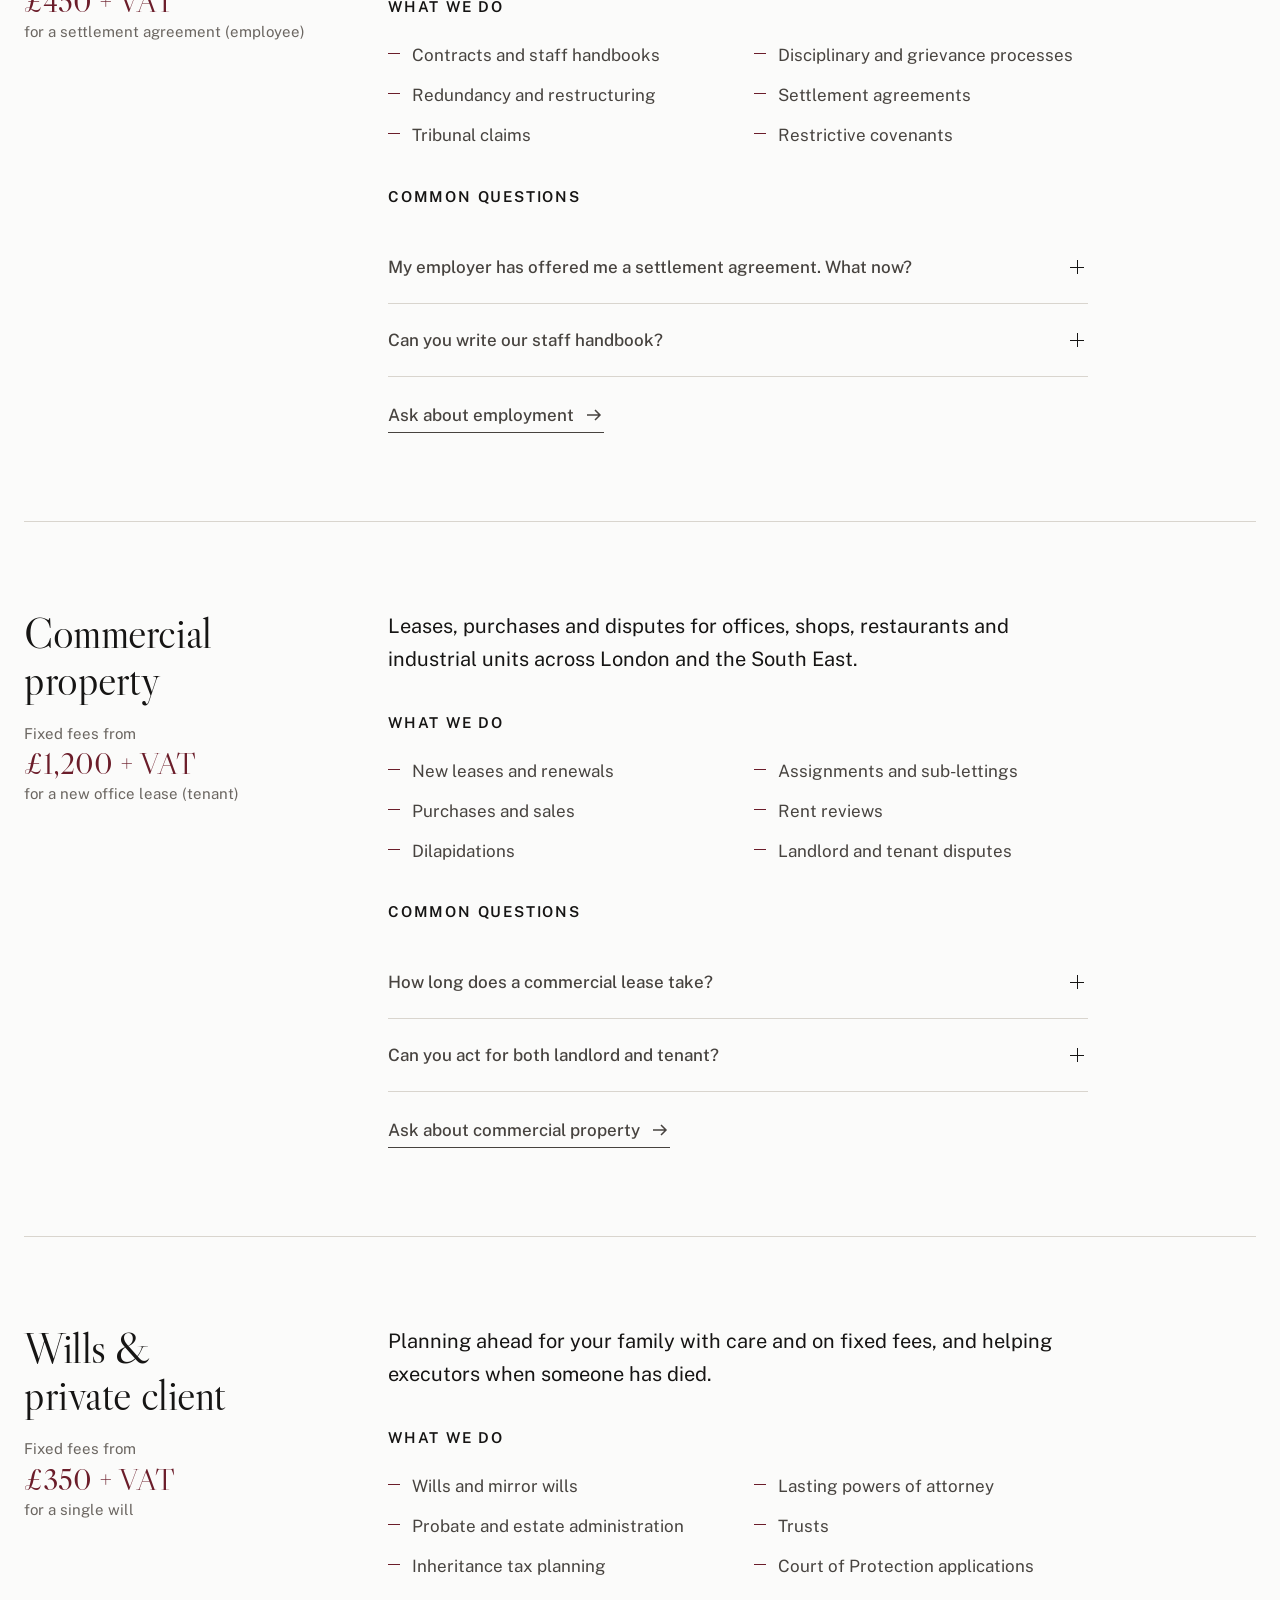
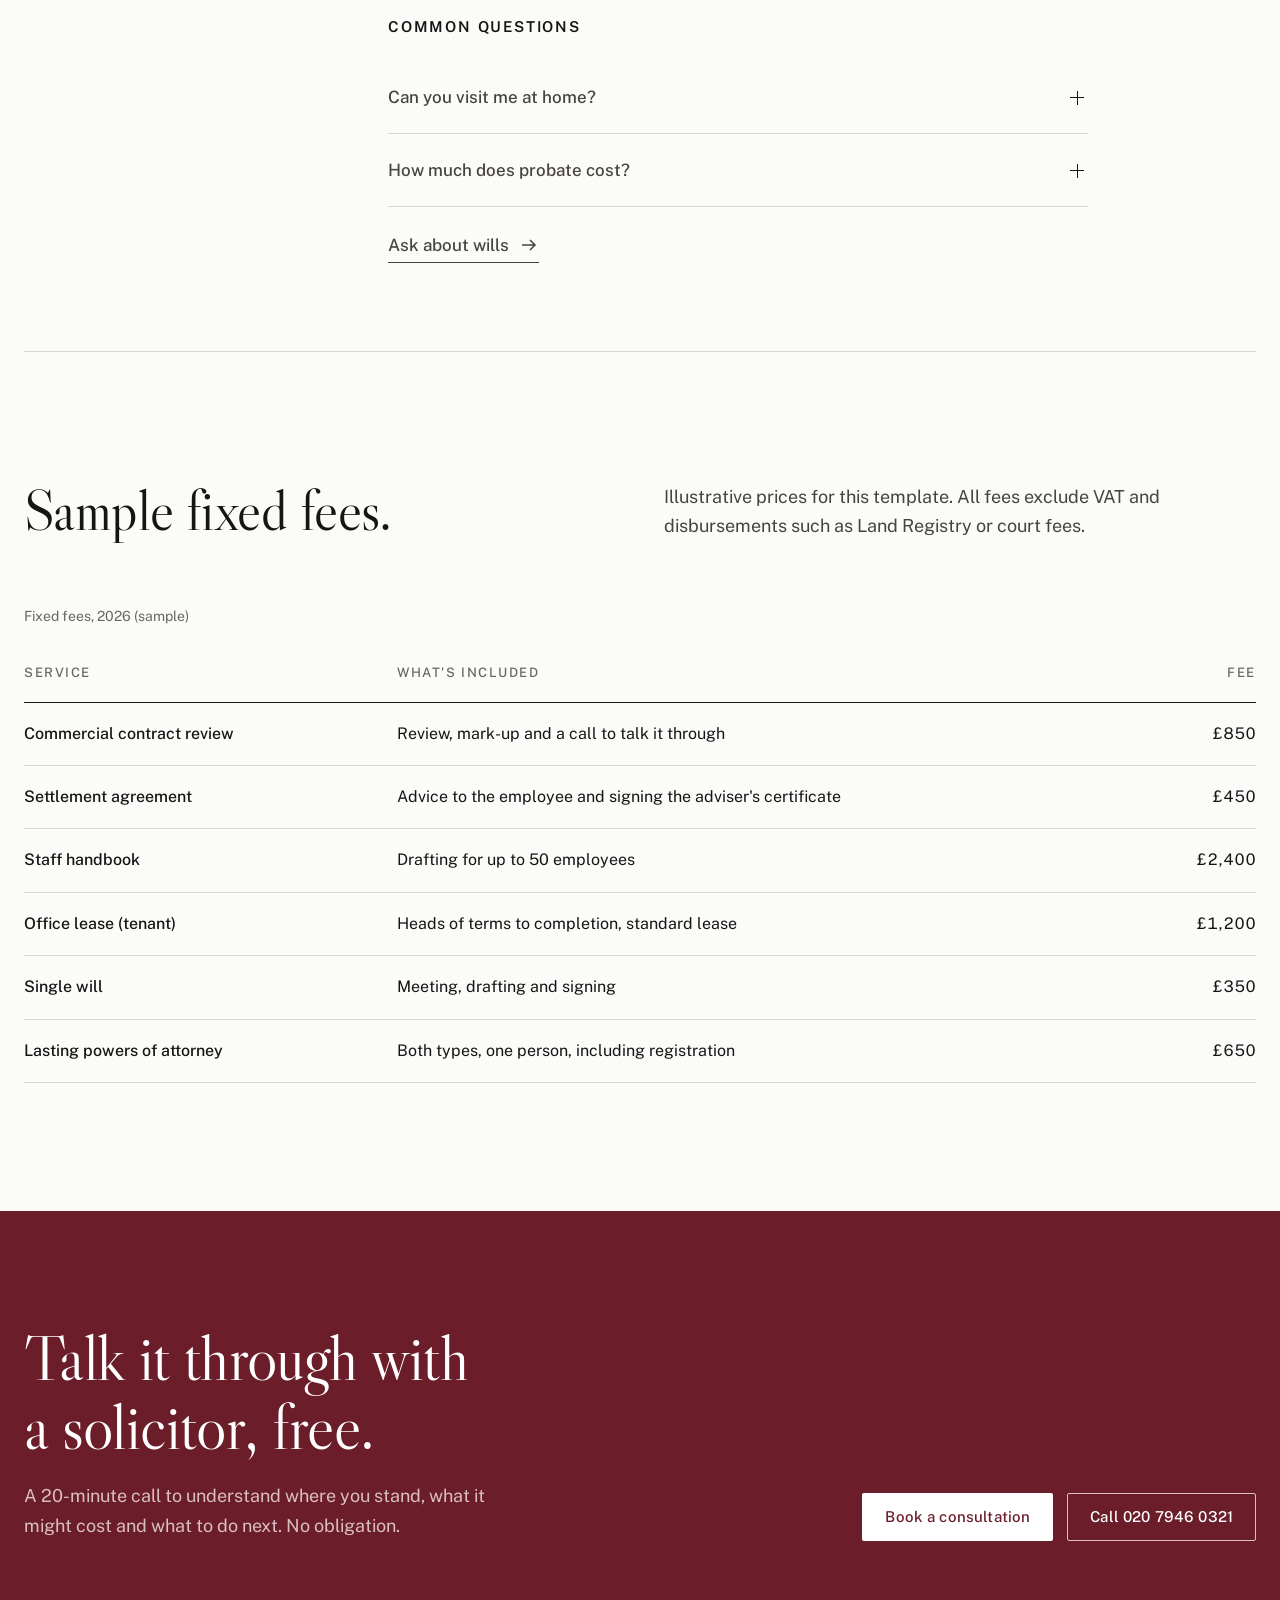
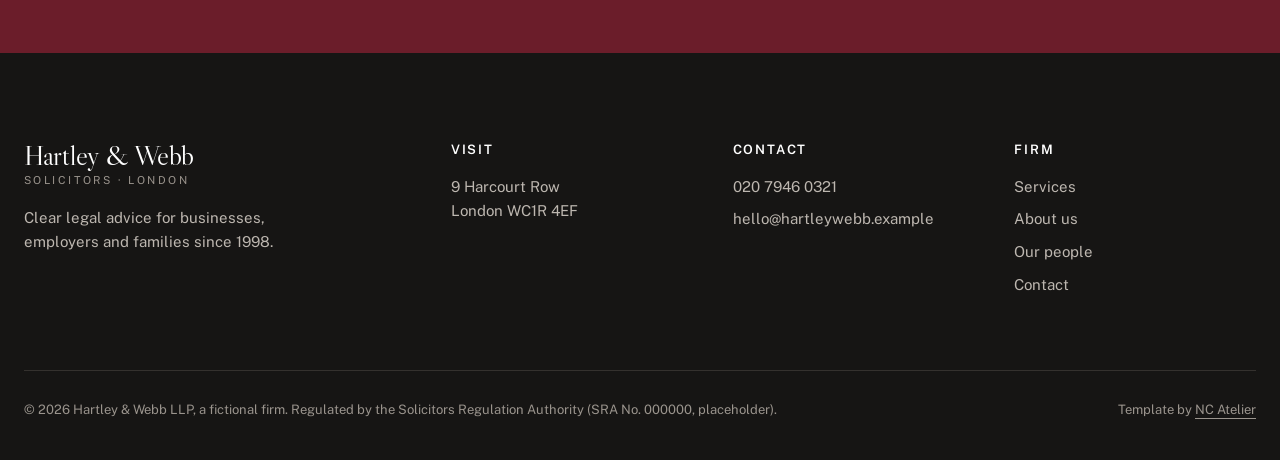
<file: services.html>
<!doctype html>
<html lang="en-GB">
<head>
<meta charset="utf-8">
<meta name="viewport" content="width=device-width, initial-scale=1">
<title>Services | Hartley & Webb Solicitors</title>
<meta name="description" content="Business, employment, commercial property and private client legal services in London, on clear fixed fees.">
<meta property="og:title" content="Services | Hartley & Webb Solicitors">
<meta property="og:description" content="Business, employment, commercial property and private client legal services in London, on clear fixed fees.">
<meta property="og:type" content="website">
<meta property="og:image" content="images/hero.webp">
<meta name="theme-color" content="#fbfbfa">
<link rel="icon" href="data:image/svg+xml,%3Csvg xmlns='http://www.w3.org/2000/svg' viewBox='0 0 32 32'%3E%3Crect width='32' height='32' fill='%236b1d2a'/%3E%3Ctext x='16' y='22' font-family='Georgia' font-size='17' fill='white' text-anchor='middle'%3EH%26amp;W%3C/text%3E%3C/svg%3E">
<link rel="preload" href="fonts/libre-caslon-display.woff2" as="font" type="font/woff2" crossorigin>
<link rel="stylesheet" href="styles.css">
</head>
<body>
<a class="skip" href="#main">Skip to content</a>
<div class="topbar">
  <div class="wrap">
    <span class="hours">Monday to Friday, 8.30am to 6pm. Saturday appointments on request.</span>
    <span>Call us: <a href="tel:+442079460321">020 7946 0321</a></span>
  </div>
</div>
<header class="site-header">
  <div class="wrap header-in">
    <a class="brand" href="index.html" aria-label="Hartley &amp; Webb, home"><b>Hartley &amp; Webb</b><span>Solicitors · London</span></a>
    <button class="menu-btn" type="button" aria-expanded="false" aria-controls="main-nav" aria-label="Open menu">
      <svg width="22" height="22" viewBox="0 0 22 22" aria-hidden="true"><path d="M2 6h18M2 11h18M2 16h18" stroke="currentColor" stroke-width="1.5"/></svg>
    </button>
    <nav class="main-nav" id="main-nav" aria-label="Main">
      <button class="menu-btn nav-close" type="button" aria-label="Close menu">
        <svg width="20" height="20" viewBox="0 0 20 20" aria-hidden="true"><path d="M4 4l12 12M16 4L4 16" stroke="currentColor" stroke-width="1.5"/></svg>
      </button>
      <ul>
          <li><a href="services.html" aria-current="page">Services</a></li>
          <li><a href="about.html">About</a></li>
          <li><a href="team.html">People</a></li>
          <li><a href="contact.html">Contact</a></li>
      </ul>
    </nav>
    <a class="btn btn-claret header-cta" href="contact.html">Book a consultation</a>
  </div>
</header>

<main id="main">
  <section class="page-intro">
    <div class="wrap">
      <h1>Legal services, with the price up front.</h1>
      <p>Most of our work is on a fixed fee agreed in writing before we start. Where we can't fix a fee, we give you a clear estimate and tell you before it changes.</p>
      <nav class="jump" aria-label="Jump to a service"><a href="#business">Business &amp; commercial</a><a href="#employment">Employment</a><a href="#property">Commercial property</a><a href="#private">Wills &amp; private client</a></nav>
    </div>
  </section>
  <div class="wrap">
    <article class="service" id="business" aria-labelledby="business-title">
      <aside>
        <h2 id="business-title">Business &amp; commercial</h2>
        <p class="from">Fixed fees from <b>£850 + VAT</b>for a standard commercial contract review</p>
      </aside>
      <div class="content">
        <p>Practical commercial advice for founders and owner-managed businesses, from the first contract to the eventual sale.</p>
        <h3>What we do</h3>
        <ul class="ticks"><li>Terms and conditions</li><li>Shareholder and partnership agreements</li><li>Buying or selling a business</li><li>Investment rounds</li><li>Supplier and customer disputes</li><li>Intellectual property licensing</li></ul>
        <h3>Common questions</h3>
        <div class="faq"><details><summary>How quickly can you review a contract?</summary><p>Most standard commercial contracts are reviewed within three working days. If you have a deadline, tell us and we will plan around it.</p></details><details><summary>Do you work with start-ups?</summary><p>Yes. We offer a fixed-fee start-up pack covering incorporation documents, founder agreements and website terms.</p></details></div>
        <p><a class="arrow-link" href="contact.html">Ask about business <svg width="20" height="20" viewBox="0 0 20 20" aria-hidden="true"><path d="M3 10h13M11 5l5 5-5 5" fill="none" stroke="currentColor" stroke-width="1.5"/></svg></a></p>
      </div>
    </article>
    <article class="service" id="employment" aria-labelledby="employment-title">
      <aside>
        <h2 id="employment-title">Employment</h2>
        <p class="from">Fixed fees from <b>£450 + VAT</b>for a settlement agreement (employee)</p>
      </aside>
      <div class="content">
        <p>We act for employers and senior employees. We prefer to solve problems early, and we're ready to go to tribunal when that's the right answer.</p>
        <h3>What we do</h3>
        <ul class="ticks"><li>Contracts and staff handbooks</li><li>Disciplinary and grievance processes</li><li>Redundancy and restructuring</li><li>Settlement agreements</li><li>Tribunal claims</li><li>Restrictive covenants</li></ul>
        <h3>Common questions</h3>
        <div class="faq"><details><summary>My employer has offered me a settlement agreement. What now?</summary><p>You must get independent legal advice for it to be binding. Your employer usually contributes to the cost, and we can often advise within 48 hours.</p></details><details><summary>Can you write our staff handbook?</summary><p>Yes. We draft handbooks on a fixed fee and offer an annual update service as employment law changes.</p></details></div>
        <p><a class="arrow-link" href="contact.html">Ask about employment <svg width="20" height="20" viewBox="0 0 20 20" aria-hidden="true"><path d="M3 10h13M11 5l5 5-5 5" fill="none" stroke="currentColor" stroke-width="1.5"/></svg></a></p>
      </div>
    </article>
    <article class="service" id="property" aria-labelledby="property-title">
      <aside>
        <h2 id="property-title">Commercial property</h2>
        <p class="from">Fixed fees from <b>£1,200 + VAT</b>for a new office lease (tenant)</p>
      </aside>
      <div class="content">
        <p>Leases, purchases and disputes for offices, shops, restaurants and industrial units across London and the South East.</p>
        <h3>What we do</h3>
        <ul class="ticks"><li>New leases and renewals</li><li>Assignments and sub-lettings</li><li>Purchases and sales</li><li>Rent reviews</li><li>Dilapidations</li><li>Landlord and tenant disputes</li></ul>
        <h3>Common questions</h3>
        <div class="faq"><details><summary>How long does a commercial lease take?</summary><p>Typically four to eight weeks, depending on the landlord and any works. We give you a realistic timetable at the start.</p></details><details><summary>Can you act for both landlord and tenant?</summary><p>No. To avoid a conflict of interest we act for one side only.</p></details></div>
        <p><a class="arrow-link" href="contact.html">Ask about commercial property <svg width="20" height="20" viewBox="0 0 20 20" aria-hidden="true"><path d="M3 10h13M11 5l5 5-5 5" fill="none" stroke="currentColor" stroke-width="1.5"/></svg></a></p>
      </div>
    </article>
    <article class="service" id="private" aria-labelledby="private-title">
      <aside>
        <h2 id="private-title">Wills &amp; private client</h2>
        <p class="from">Fixed fees from <b>£350 + VAT</b>for a single will</p>
      </aside>
      <div class="content">
        <p>Planning ahead for your family with care and on fixed fees, and helping executors when someone has died.</p>
        <h3>What we do</h3>
        <ul class="ticks"><li>Wills and mirror wills</li><li>Lasting powers of attorney</li><li>Probate and estate administration</li><li>Trusts</li><li>Inheritance tax planning</li><li>Court of Protection applications</li></ul>
        <h3>Common questions</h3>
        <div class="faq"><details><summary>Can you visit me at home?</summary><p>Yes. For clients who can't easily travel, we can arrange a home or hospital visit within London.</p></details><details><summary>How much does probate cost?</summary><p>We quote a fixed fee once we understand the estate. Most straightforward estates fall between £2,500 and £4,500 plus VAT.</p></details></div>
        <p><a class="arrow-link" href="contact.html">Ask about wills <svg width="20" height="20" viewBox="0 0 20 20" aria-hidden="true"><path d="M3 10h13M11 5l5 5-5 5" fill="none" stroke="currentColor" stroke-width="1.5"/></svg></a></p>
      </div>
    </article>
  </div>

  <section class="section" aria-labelledby="fees-title">
    <div class="wrap">
      <div class="section-head">
        <h2 id="fees-title">Sample fixed fees.</h2>
        <p>Illustrative prices for this template. All fees exclude VAT and disbursements such as Land Registry or court fees.</p>
      </div>
      <table class="fees">
        <caption>Fixed fees, 2026 (sample)</caption>
        <thead><tr><th scope="col">Service</th><th scope="col">What's included</th><th scope="col">Fee</th></tr></thead>
        <tbody>
          <tr><td>Commercial contract review</td><td>Review, mark-up and a call to talk it through</td><td>£850</td></tr>
          <tr><td>Settlement agreement</td><td>Advice to the employee and signing the adviser's certificate</td><td>£450</td></tr>
          <tr><td>Staff handbook</td><td>Drafting for up to 50 employees</td><td>£2,400</td></tr>
          <tr><td>Office lease (tenant)</td><td>Heads of terms to completion, standard lease</td><td>£1,200</td></tr>
          <tr><td>Single will</td><td>Meeting, drafting and signing</td><td>£350</td></tr>
          <tr><td>Lasting powers of attorney</td><td>Both types, one person, including registration</td><td>£650</td></tr>
        </tbody>
      </table>
    </div>
  </section>

<section class="band" aria-labelledby="band-title">
  <div class="wrap band-in">
    <div>
      <h2 id="band-title">Talk it through with a solicitor, free.</h2>
      <p>A 20-minute call to understand where you stand, what it might cost and what to do next. No obligation.</p>
    </div>
    <div class="actions">
      <a class="btn btn-light" href="contact.html">Book a consultation</a>
      <a class="btn btn-line" href="tel:+442079460321">Call 020 7946 0321</a>
    </div>
  </div>
</section>
</main>
<footer class="site-footer">
  <div class="wrap">
    <div class="foot-grid">
      <div>
        <a class="brand" href="index.html"><b>Hartley &amp; Webb</b><span>Solicitors · London</span></a>
        <p style="margin-top:20px;max-width:34ch">Clear legal advice for businesses, employers and families since 1998.</p>
      </div>
      <div>
        <h2>Visit</h2>
        <address>9 Harcourt Row<br>London WC1R 4EF</address>
      </div>
      <div>
        <h2>Contact</h2>
        <ul>
          <li><a href="tel:+442079460321">020 7946 0321</a></li>
          <li><a href="mailto:hello@hartleywebb.example">hello@hartleywebb.example</a></li>
        </ul>
      </div>
      <div>
        <h2>Firm</h2>
        <ul>
          <li><a href="services.html">Services</a></li>
          <li><a href="about.html">About us</a></li>
          <li><a href="team.html">Our people</a></li>
          <li><a href="contact.html">Contact</a></li>
        </ul>
      </div>
    </div>
    <div class="legal">
      <span>© <span data-year>2026</span> Hartley &amp; Webb LLP, a fictional firm. Regulated by the Solicitors Regulation Authority (SRA No. 000000, placeholder).</span>
      <span>Template by <a href="https://ncatelier.com">NC Atelier</a></span>
    </div>
  </div>
</footer>
<script src="main.js" defer></script>
</body>
</html>
</file>
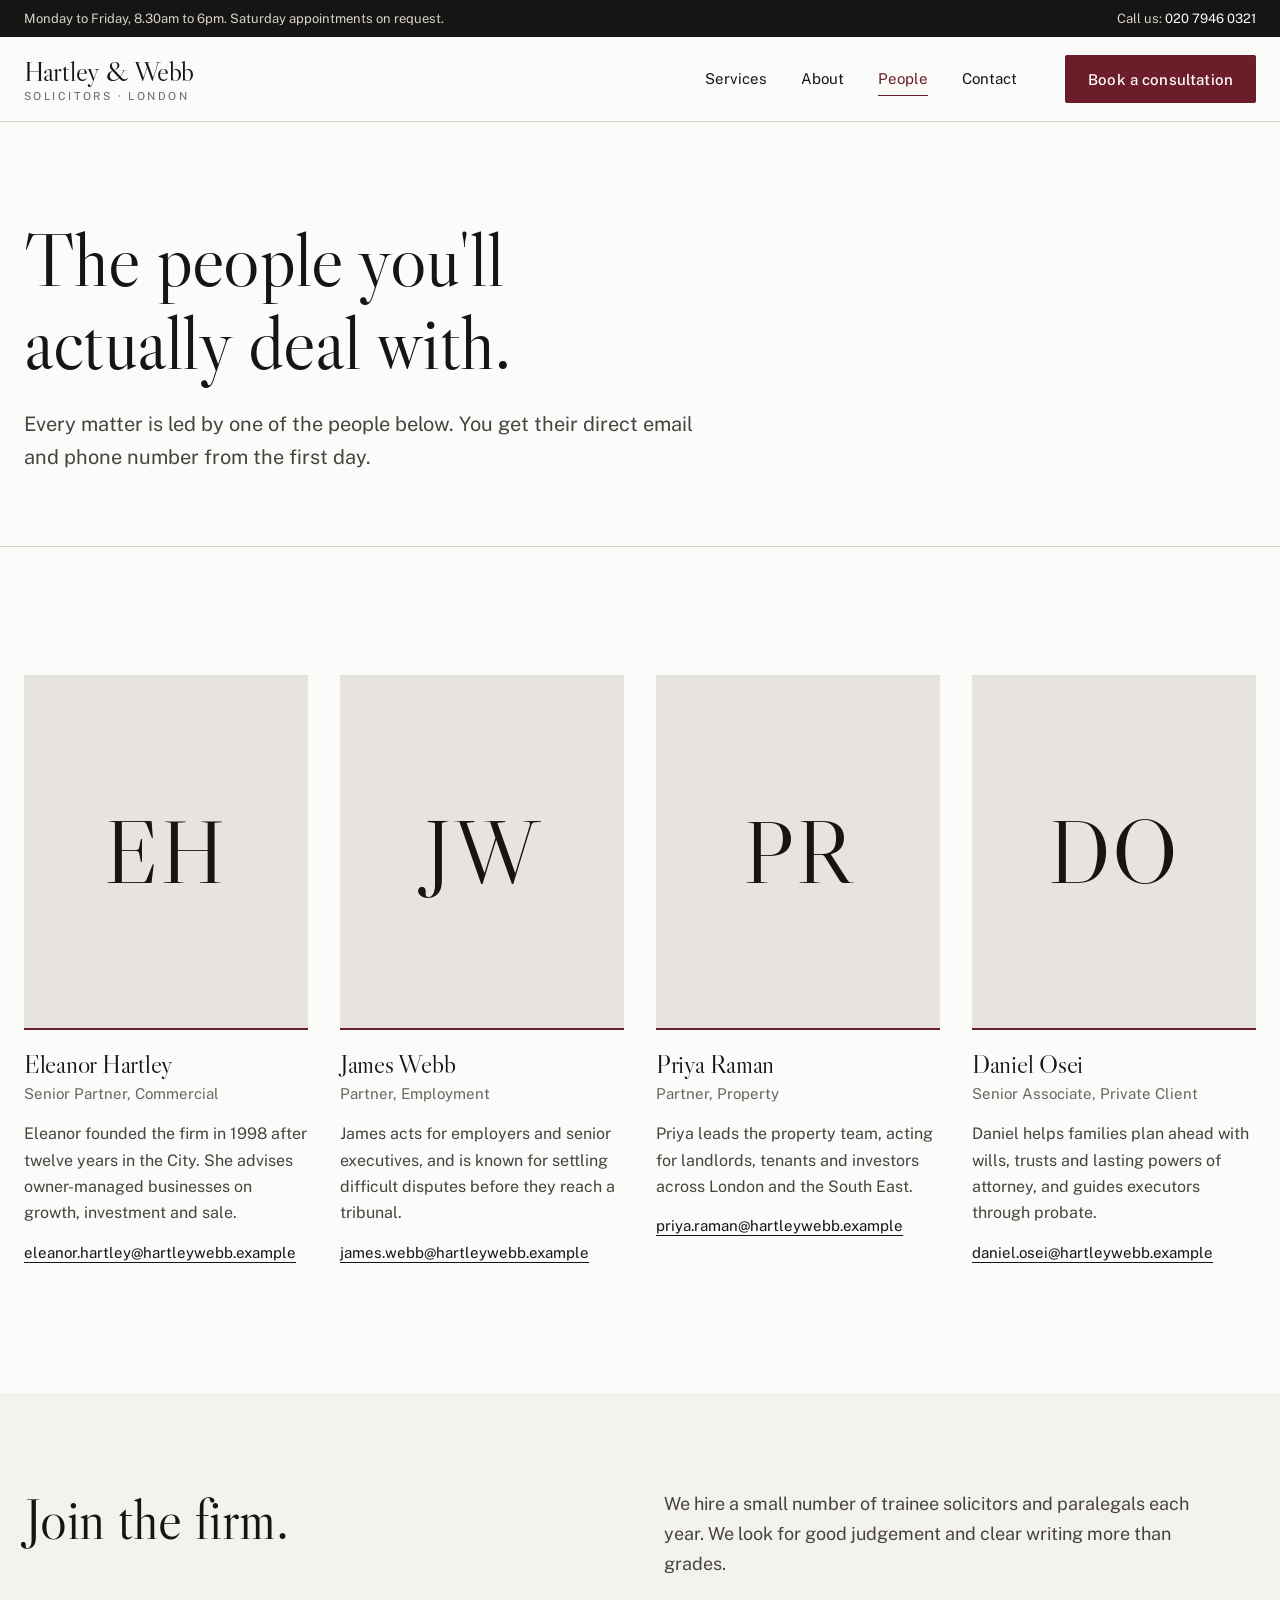
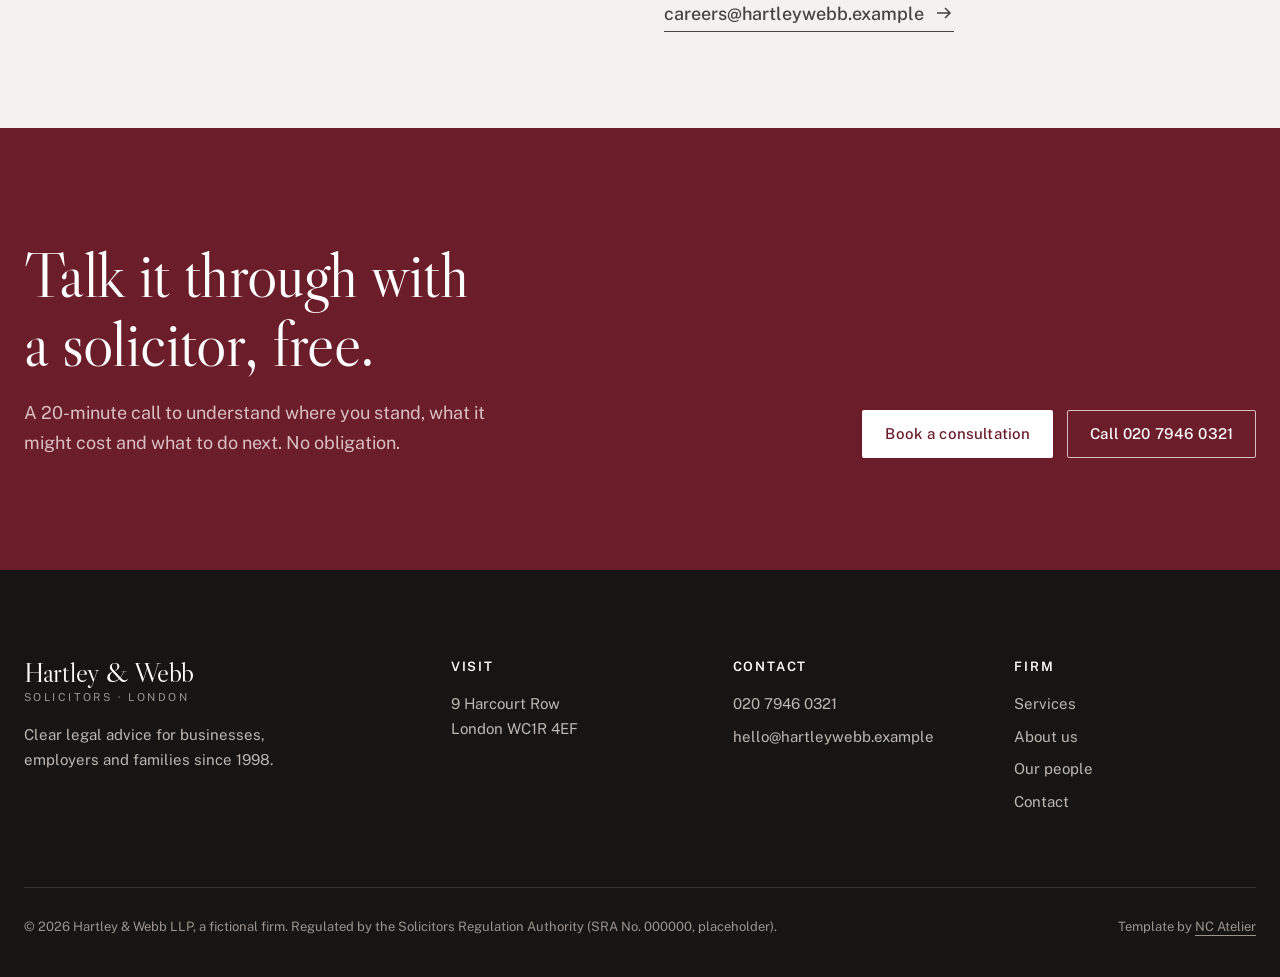
<file: team.html>
<!doctype html>
<html lang="en-GB">
<head>
<meta charset="utf-8">
<meta name="viewport" content="width=device-width, initial-scale=1">
<title>Our people | Hartley & Webb Solicitors</title>
<meta name="description" content="Meet the partners and solicitors at Hartley & Webb, a London law firm for businesses and families.">
<meta property="og:title" content="Our people | Hartley & Webb Solicitors">
<meta property="og:description" content="Meet the partners and solicitors at Hartley & Webb, a London law firm for businesses and families.">
<meta property="og:type" content="website">
<meta property="og:image" content="images/hero.webp">
<meta name="theme-color" content="#fbfbfa">
<link rel="icon" href="data:image/svg+xml,%3Csvg xmlns='http://www.w3.org/2000/svg' viewBox='0 0 32 32'%3E%3Crect width='32' height='32' fill='%236b1d2a'/%3E%3Ctext x='16' y='22' font-family='Georgia' font-size='17' fill='white' text-anchor='middle'%3EH%26amp;W%3C/text%3E%3C/svg%3E">
<link rel="preload" href="fonts/libre-caslon-display.woff2" as="font" type="font/woff2" crossorigin>
<link rel="stylesheet" href="styles.css">
</head>
<body>
<a class="skip" href="#main">Skip to content</a>
<div class="topbar">
  <div class="wrap">
    <span class="hours">Monday to Friday, 8.30am to 6pm. Saturday appointments on request.</span>
    <span>Call us: <a href="tel:+442079460321">020 7946 0321</a></span>
  </div>
</div>
<header class="site-header">
  <div class="wrap header-in">
    <a class="brand" href="index.html" aria-label="Hartley &amp; Webb, home"><b>Hartley &amp; Webb</b><span>Solicitors · London</span></a>
    <button class="menu-btn" type="button" aria-expanded="false" aria-controls="main-nav" aria-label="Open menu">
      <svg width="22" height="22" viewBox="0 0 22 22" aria-hidden="true"><path d="M2 6h18M2 11h18M2 16h18" stroke="currentColor" stroke-width="1.5"/></svg>
    </button>
    <nav class="main-nav" id="main-nav" aria-label="Main">
      <button class="menu-btn nav-close" type="button" aria-label="Close menu">
        <svg width="20" height="20" viewBox="0 0 20 20" aria-hidden="true"><path d="M4 4l12 12M16 4L4 16" stroke="currentColor" stroke-width="1.5"/></svg>
      </button>
      <ul>
          <li><a href="services.html">Services</a></li>
          <li><a href="about.html">About</a></li>
          <li><a href="team.html" aria-current="page">People</a></li>
          <li><a href="contact.html">Contact</a></li>
      </ul>
    </nav>
    <a class="btn btn-claret header-cta" href="contact.html">Book a consultation</a>
  </div>
</header>

<main id="main">
  <section class="page-intro">
    <div class="wrap">
      <h1>The people you'll actually deal with.</h1>
      <p>Every matter is led by one of the people below. You get their direct email and phone number from the first day.</p>
    </div>
  </section>
  <section class="section" aria-labelledby="partners-title">
    <h2 class="sr-only" id="partners-title">Partners and senior lawyers</h2>
    <div class="wrap">
      <div class="people">
      <article class="person">
        <div class="monogram" aria-hidden="true"><span>EH</span></div>
        <h3>Eleanor Hartley</h3>
        <p class="role">Senior Partner, Commercial</p>
        <p class="bio">Eleanor founded the firm in 1998 after twelve years in the City. She advises owner-managed businesses on growth, investment and sale.</p>
        <p class="contact"><a href="mailto:eleanor.hartley@hartleywebb.example">eleanor.hartley@hartleywebb.example</a></p>
      </article>
      <article class="person">
        <div class="monogram" aria-hidden="true"><span>JW</span></div>
        <h3>James Webb</h3>
        <p class="role">Partner, Employment</p>
        <p class="bio">James acts for employers and senior executives, and is known for settling difficult disputes before they reach a tribunal.</p>
        <p class="contact"><a href="mailto:james.webb@hartleywebb.example">james.webb@hartleywebb.example</a></p>
      </article>
      <article class="person">
        <div class="monogram" aria-hidden="true"><span>PR</span></div>
        <h3>Priya Raman</h3>
        <p class="role">Partner, Property</p>
        <p class="bio">Priya leads the property team, acting for landlords, tenants and investors across London and the South East.</p>
        <p class="contact"><a href="mailto:priya.raman@hartleywebb.example">priya.raman@hartleywebb.example</a></p>
      </article>
      <article class="person">
        <div class="monogram" aria-hidden="true"><span>DO</span></div>
        <h3>Daniel Osei</h3>
        <p class="role">Senior Associate, Private Client</p>
        <p class="bio">Daniel helps families plan ahead with wills, trusts and lasting powers of attorney, and guides executors through probate.</p>
        <p class="contact"><a href="mailto:daniel.osei@hartleywebb.example">daniel.osei@hartleywebb.example</a></p>
      </article>
    </div>
    </div>
  </section>
  <section class="section-tight stone" aria-labelledby="careers-title">
    <div class="wrap section-head" style="margin-bottom:0;align-items:start">
      <h2 id="careers-title">Join the firm.</h2>
      <div>
        <p>We hire a small number of trainee solicitors and paralegals each year. We look for good judgement and clear writing more than grades.</p>
        <p style="margin-top:20px"><a class="arrow-link" href="mailto:careers@hartleywebb.example">careers@hartleywebb.example <svg width="20" height="20" viewBox="0 0 20 20" aria-hidden="true"><path d="M3 10h13M11 5l5 5-5 5" fill="none" stroke="currentColor" stroke-width="1.5"/></svg></a></p>
      </div>
    </div>
  </section>
<section class="band" aria-labelledby="band-title">
  <div class="wrap band-in">
    <div>
      <h2 id="band-title">Talk it through with a solicitor, free.</h2>
      <p>A 20-minute call to understand where you stand, what it might cost and what to do next. No obligation.</p>
    </div>
    <div class="actions">
      <a class="btn btn-light" href="contact.html">Book a consultation</a>
      <a class="btn btn-line" href="tel:+442079460321">Call 020 7946 0321</a>
    </div>
  </div>
</section>
</main>
<footer class="site-footer">
  <div class="wrap">
    <div class="foot-grid">
      <div>
        <a class="brand" href="index.html"><b>Hartley &amp; Webb</b><span>Solicitors · London</span></a>
        <p style="margin-top:20px;max-width:34ch">Clear legal advice for businesses, employers and families since 1998.</p>
      </div>
      <div>
        <h2>Visit</h2>
        <address>9 Harcourt Row<br>London WC1R 4EF</address>
      </div>
      <div>
        <h2>Contact</h2>
        <ul>
          <li><a href="tel:+442079460321">020 7946 0321</a></li>
          <li><a href="mailto:hello@hartleywebb.example">hello@hartleywebb.example</a></li>
        </ul>
      </div>
      <div>
        <h2>Firm</h2>
        <ul>
          <li><a href="services.html">Services</a></li>
          <li><a href="about.html">About us</a></li>
          <li><a href="team.html">Our people</a></li>
          <li><a href="contact.html">Contact</a></li>
        </ul>
      </div>
    </div>
    <div class="legal">
      <span>© <span data-year>2026</span> Hartley &amp; Webb LLP, a fictional firm. Regulated by the Solicitors Regulation Authority (SRA No. 000000, placeholder).</span>
      <span>Template by <a href="https://ncatelier.com">NC Atelier</a></span>
    </div>
  </div>
</footer>
<script src="main.js" defer></script>
</body>
</html>
</file>
<file: styles.css>
@font-face { font-family: "Libre Caslon Display"; src: url(fonts/libre-caslon-display.woff2) format("woff2"); font-weight: 400; font-display: swap; }
@font-face { font-family: "Public Sans"; src: url(fonts/public-sans.woff2) format("woff2"); font-weight: 100 900; font-display: swap; }

:root {
  --ink: #161514;
  --ink-2: #47433f;
  --ink-3: #6b6661;
  --stone: #f3f2ef;
  --stone-2: #e7e4df;
  --line: #d9d5ce;
  --paper: #fbfbfa;
  --claret: #6b1d2a;
  --claret-2: #521520;
  --claret-soft: #f3e8e9;
  --on-claret: #f6eded;
  --on-claret-2: #d9bfc3;
  --serif: "Libre Caslon Display", "Iowan Old Style", Georgia, serif;
  --sans: "Public Sans", ui-sans-serif, system-ui, -apple-system, "Segoe UI", sans-serif;
  --wrap: 1240px;
  --ease: cubic-bezier(.2, .8, .2, 1);
}
*, *::before, *::after { box-sizing: border-box; }
html { -webkit-text-size-adjust: 100%; accent-color: var(--claret); caret-color: var(--claret); scrollbar-color: var(--line) var(--paper); }
body { margin: 0; background: var(--paper); color: var(--ink); font: 400 17px/1.65 var(--sans); -webkit-font-smoothing: antialiased; }
::selection { background: var(--claret); color: #fff; }
:focus-visible { outline: 2px solid var(--claret); outline-offset: 3px; }
img { display: block; max-width: 100%; height: auto; }
a { color: inherit; text-underline-offset: 4px; text-decoration-thickness: 1px; }
h1, h2, h3 { font-family: var(--serif); font-weight: 400; line-height: 1.08; letter-spacing: -0.01em; margin: 0; text-wrap: balance; }
h4 { margin: 0; }
p { margin: 0; }
.wrap { width: min(var(--wrap), 100% - 48px); margin-inline: auto; }
.skip { position: absolute; left: -9999px; top: 8px; background: var(--ink); color: #fff; padding: 10px 16px; z-index: 100; }
.skip:focus { left: 8px; }
.sr-only { position: absolute; width: 1px; height: 1px; overflow: hidden; clip: rect(0 0 0 0); white-space: nowrap; }

/* Buttons and links */
.btn {
  display: inline-flex; align-items: center; justify-content: center; gap: 10px;
  min-height: 48px; padding: 0 22px; border: 1px solid transparent; border-radius: 2px;
  font: 500 15px/1 var(--sans); letter-spacing: .01em; text-decoration: none; cursor: pointer;
  transition: background .25s var(--ease), color .25s var(--ease), border-color .25s var(--ease);
}
.btn-claret { background: var(--claret); color: #fff; }
.btn-claret:hover { background: var(--claret-2); }
.btn-line { border-color: var(--ink); color: var(--ink); background: transparent; }
.btn-line:hover { background: var(--ink); color: #fff; }
.btn-light { background: #fff; color: var(--claret); }
.btn-light:hover { background: var(--stone); }
.btn[disabled] { opacity: .6; cursor: progress; }
.arrow-link { display: inline-flex; align-items: center; gap: 10px; font-weight: 500; text-decoration: none; border-bottom: 1px solid currentColor; padding-bottom: 3px; }
.arrow-link svg { transition: transform .3s var(--ease); }
.arrow-link:hover svg { transform: translateX(4px); }

/* Header */
.topbar { background: var(--ink); color: #d6d2cc; font-size: 13px; }
.topbar .wrap { display: flex; justify-content: space-between; gap: 16px; padding: 8px 0; }
.topbar a { text-decoration: none; color: #fff; }
@media (max-width: 640px) { .topbar .hours { display: none; } .topbar .wrap { justify-content: center; } }
.site-header { background: var(--paper); border-bottom: 1px solid var(--line); position: sticky; top: 0; z-index: 40; }
.header-in { display: flex; align-items: center; gap: 40px; height: 84px; }
.brand { text-decoration: none; display: flex; flex-direction: column; line-height: 1; }
.brand b { font: 400 28px/1 var(--serif); letter-spacing: -0.01em; }
.brand span { margin-top: 6px; font-size: 11px; letter-spacing: .22em; text-transform: uppercase; color: var(--ink-3); }
.main-nav { margin-left: auto; }
.main-nav ul { list-style: none; margin: 0; padding: 0; display: flex; gap: 34px; font-size: 15px; }
.main-nav a { text-decoration: none; padding: 8px 0; border-bottom: 1px solid transparent; transition: border-color .2s; }
.main-nav a:hover, .main-nav a[aria-current="page"] { border-bottom-color: var(--claret); }
.main-nav a[aria-current="page"] { color: var(--claret); }
.header-cta { margin-left: 8px; }
.menu-btn { display: none; margin-left: auto; background: none; border: 1px solid var(--line); width: 48px; height: 48px; cursor: pointer; color: var(--ink); }
@media (max-width: 960px) {
  .header-in { height: 72px; gap: 16px; }
  .header-cta { display: none; }
  .menu-btn { display: grid; place-items: center; }
  .main-nav { position: fixed; inset: 0 0 0 auto; width: min(360px, 100%); background: var(--paper); border-left: 1px solid var(--line); padding: 96px 32px 32px; transform: translateX(100%); visibility: hidden; transition: transform .35s var(--ease), visibility 0s .35s; z-index: 60; }
  .main-nav.open { transform: none; visibility: visible; transition: transform .35s var(--ease); }
  .main-nav ul { flex-direction: column; gap: 6px; font: 400 30px/1.3 var(--serif); }
  .nav-close { position: absolute; top: 20px; right: 20px; }
  .menu-btn[aria-expanded="true"] { position: relative; z-index: 70; }
}
@media (min-width: 961px) { .nav-close { display: none; } }

/* Page intro (inner pages) */
.page-intro { padding: 96px 0 72px; border-bottom: 1px solid var(--line); }
.page-intro h1 { font-size: clamp(2.8rem, 6vw, 5.2rem); max-width: 14ch; }
.page-intro p { margin-top: 24px; font-size: 20px; color: var(--ink-2); max-width: 56ch; }

/* Home hero */
.hero { padding: 80px 0 0; }
.hero h1 { font-size: clamp(3rem, 7.4vw, 6rem); max-width: 13ch; }
.hero-lede { display: grid; justify-items: start; gap: 24px; margin-top: 32px; }
.hero-lede p { font-size: clamp(1.1rem, 1.6vw, 1.3rem); color: var(--ink-2); max-width: 50ch; }
.hero-figure { margin: 56px 0 0; position: relative; }
.hero-figure img { width: 100%; height: clamp(360px, 62vh, 640px); object-fit: cover; object-position: 55% 18%; }
.callback {
  position: absolute; right: max(24px, calc((100% - var(--wrap)) / 2)); bottom: -72px; width: min(420px, calc(100% - 48px));
  background: var(--paper); padding: 32px; box-shadow: 0 2px 4px rgb(22 21 20 / .06), 0 24px 48px -16px rgb(22 21 20 / .28);
}
.callback h2 { font-size: 30px; }
.callback p.small { margin-top: 8px; font-size: 15px; color: var(--ink-3); }
.hero-spacer { height: 120px; }
@media (max-width: 640px) { .hero-figure img { height: auto; aspect-ratio: 8 / 7; object-position: center top; } }
@media (max-width: 820px) {
  .hero-lede { grid-template-columns: 1fr; }
  .callback { position: relative; z-index: 1; right: auto; bottom: auto; width: auto; margin: -48px 16px 0; padding: 24px; }
  .hero-spacer { height: 32px; }
}

/* Forms */
.form { display: grid; gap: 16px; margin-top: 22px; }
.form .row { display: grid; grid-template-columns: 1fr 1fr; gap: 16px; }
@media (max-width: 560px) { .form .row { grid-template-columns: 1fr; } }
.field label { display: block; font-size: 14px; font-weight: 500; margin-bottom: 6px; }
.field input, .field select, .field textarea {
  width: 100%; min-height: 48px; padding: 12px 14px; border: 1px solid var(--line); border-radius: 2px;
  font: 400 16px var(--sans); color: var(--ink); background: #fff; transition: border-color .2s, box-shadow .2s;
}
.field textarea { min-height: 140px; resize: vertical; }
.field input:focus, .field select:focus, .field textarea:focus { outline: none; border-color: var(--claret); box-shadow: 0 0 0 3px rgb(107 29 42 / .12); }
.field [aria-invalid="true"] { border-color: #a3261b; }
.field .err { display: none; margin-top: 6px; font-size: 14px; color: #a3261b; }
.field [aria-invalid="true"] + .err { display: block; }
.form-status { font-size: 15px; min-height: 1.5em; }
.form-status.ok { color: #1f6b3a; }
.consent { font-size: 13px; color: var(--ink-3); }

/* Sections */
.section { padding: 128px 0; }
.section-tight { padding: 96px 0; }
.section-head { display: grid; grid-template-columns: 1fr 1fr; gap: 48px; align-items: end; margin-bottom: 64px; }
.section-head h2 { font-size: clamp(2.2rem, 4.4vw, 3.6rem); max-width: 16ch; }
.section-head p { color: var(--ink-2); font-size: 18px; max-width: 48ch; }
@media (max-width: 820px) { .section-head { grid-template-columns: 1fr; gap: 20px; } .section { padding: 96px 0; } }
.stone { background: var(--stone); }

/* Practice list */
.practice { list-style: none; margin: 0; padding: 0; border-top: 1px solid var(--ink); }
.practice li { border-bottom: 1px solid var(--line); }
.practice a { display: grid; grid-template-columns: 1.1fr 1.4fr 40px; gap: 32px; align-items: center; padding: 34px 0; text-decoration: none; transition: background .3s var(--ease), padding .3s var(--ease); }
.practice a:hover { background: var(--stone); padding-inline: 20px; }
.practice h3 { font-size: clamp(1.7rem, 2.6vw, 2.3rem); }
.practice p { color: var(--ink-2); }
.practice .fee { display: block; margin-top: 8px; font: 400 19px/1.3 var(--serif); color: var(--claret); }
.practice svg { justify-self: end; color: var(--claret); transition: transform .3s var(--ease); }
.practice a:hover svg { transform: translateX(6px); }
@media (max-width: 760px) { .practice a { grid-template-columns: 1fr 24px; gap: 8px 16px; } .practice p { grid-column: 1; } .practice svg { grid-row: 1; grid-column: 2; } }

/* Split feature */
.split { display: grid; grid-template-columns: 1fr 1fr; gap: 80px; align-items: center; }
.split img { width: 100%; aspect-ratio: 5 / 6; object-fit: cover; }
.split h2 { font-size: clamp(2.2rem, 4vw, 3.4rem); }
.split .body { display: grid; gap: 20px; color: var(--ink-2); }
.split .body p:first-of-type { margin-top: 28px; }
@media (max-width: 880px) { .split { grid-template-columns: 1fr; gap: 40px; } .split img { aspect-ratio: 4 / 3; } }

.principles { margin-top: 40px; display: grid; gap: 0; border-top: 1px solid var(--line); }
.principles div { display: grid; grid-template-columns: 200px 1fr; gap: 24px; padding: 20px 0; border-bottom: 1px solid var(--line); }
.principles dt, .principles strong { font-weight: 600; color: var(--ink); }
.principles dd { margin: 0; }
@media (max-width: 560px) { .principles div { grid-template-columns: 1fr; gap: 4px; } }

/* Fees table */
.fees { width: 100%; border-collapse: collapse; font-size: 16px; }
.fees caption { text-align: left; color: var(--ink-3); font-size: 14px; padding-bottom: 16px; }
.fees th, .fees td { text-align: left; padding: 18px 16px 18px 0; border-bottom: 1px solid var(--line); vertical-align: top; }
.fees thead th { font-size: 13px; text-transform: uppercase; letter-spacing: .12em; color: var(--ink-3); font-weight: 500; border-bottom-color: var(--ink); }
.fees td:last-child, .fees th:last-child { text-align: right; padding-right: 0; white-space: nowrap; font-variant-numeric: tabular-nums; }
.fees td:first-child { font-weight: 500; }

/* Quotes */
.quotes { display: grid; grid-template-columns: 1fr 1fr; gap: 64px; }
.quotes figure { margin: 0; border-top: 1px solid var(--ink); padding-top: 32px; }
.quotes blockquote { margin: 0; font: 400 clamp(1.4rem, 2.2vw, 1.85rem)/1.35 var(--serif); }
.quotes figcaption { margin-top: 24px; font-size: 15px; color: var(--ink-3); }
.quotes figcaption b { color: var(--ink); font-weight: 600; }
@media (max-width: 820px) { .quotes { grid-template-columns: 1fr; gap: 48px; } }

/* People */
.people { display: grid; grid-template-columns: repeat(4, 1fr); gap: 32px; }
/* Initials instead of photos: swap a .monogram for an <img> when you have real portraits */
.monogram { aspect-ratio: 4 / 5; display: grid; place-items: center; background: var(--stone-2); border-bottom: 2px solid var(--claret); transition: background .5s var(--ease), color .5s var(--ease); }
.monogram span { font: 400 clamp(3.5rem, 7vw, 6rem)/1 var(--serif); letter-spacing: .02em; color: var(--ink); transition: color .5s var(--ease); }
.person:hover .monogram { background: var(--claret); }
.person:hover .monogram span { color: #fff; }
.person img { width: 100%; aspect-ratio: 4 / 5; object-fit: cover; }
.person h3 { margin-top: 20px; font-size: 26px; }
.person .role { margin-top: 4px; font-size: 15px; color: var(--ink-3); }
.person .bio { margin-top: 14px; font-size: 16px; color: var(--ink-2); }
.person .contact { margin-top: 14px; font-size: 15px; display: grid; gap: 2px; overflow-wrap: anywhere; }
.person { min-width: 0; }
@media (max-width: 960px) { .people { grid-template-columns: repeat(2, 1fr); } }
@media (max-width: 520px) { .people { gap: 24px 16px; } .person h3 { font-size: 21px; } .person .bio { font-size: 15px; } }

/* Claret band */
.band { background: var(--claret); color: var(--on-claret); padding: 112px 0; }
.band-in { display: grid; grid-template-columns: 1.4fr 1fr; gap: 48px; align-items: end; }
.band h2 { font-size: clamp(2.4rem, 5vw, 4.2rem); color: #fff; }
.band p { margin-top: 20px; color: var(--on-claret-2); font-size: 18px; max-width: 46ch; }
.band .actions { display: flex; flex-wrap: wrap; gap: 14px; justify-content: flex-end; }
.band .btn-line { border-color: var(--on-claret-2); color: #fff; }
.band .btn-line:hover { background: #fff; color: var(--claret); }
.band :focus-visible { outline-color: #fff; }
@media (max-width: 820px) { .band-in { grid-template-columns: 1fr; } .band .actions { justify-content: flex-start; } }

/* Service detail */
.service { display: grid; grid-template-columns: 300px 1fr; gap: 64px; padding: 88px 0; border-bottom: 1px solid var(--line); scroll-margin-top: 100px; }
.service aside { position: sticky; top: 120px; align-self: start; }
.service aside h2 { font-size: clamp(2rem, 3.4vw, 2.8rem); }
.service aside .from { margin-top: 18px; font-size: 15px; color: var(--ink-3); }
.service aside .from b { display: block; font: 400 30px/1.2 var(--serif); color: var(--claret); }
.service .content { display: grid; gap: 24px; color: var(--ink-2); max-width: 70ch; }
.service .content > p:first-child { font-size: 20px; color: var(--ink); }
.service .content h3 { font: 600 15px/1.4 var(--sans); text-transform: uppercase; letter-spacing: .12em; color: var(--ink); margin-top: 12px; }
.ticks { list-style: none; margin: 0; padding: 0; display: grid; grid-template-columns: 1fr 1fr; gap: 12px 32px; }
.ticks li { padding-left: 24px; position: relative; }
.ticks li::before { content: ""; position: absolute; left: 0; top: .7em; width: 12px; height: 1px; background: var(--claret); }
@media (max-width: 860px) { .service { grid-template-columns: 1fr; gap: 28px; padding: 64px 0; } .service aside { position: static; } .ticks { grid-template-columns: 1fr; } }
.jump { display: flex; flex-wrap: wrap; gap: 10px; margin-top: 36px; }
.jump a { font-size: 15px; text-decoration: none; padding: 10px 16px; border: 1px solid var(--line); background: #fff; }
.jump a:hover { border-color: var(--ink); }

/* FAQ */
.faq details { border-bottom: 1px solid var(--line); }
.faq summary { cursor: pointer; list-style: none; padding: 22px 40px 22px 0; position: relative; font-weight: 500; }
.faq summary::-webkit-details-marker { display: none; }
.faq summary::after { content: ""; position: absolute; right: 4px; top: 50%; width: 14px; height: 1px; background: var(--ink); box-shadow: none; }
.faq summary::before { content: ""; position: absolute; right: 10.5px; top: calc(50% - 6.5px); width: 1px; height: 14px; background: var(--ink); transition: transform .3s var(--ease); }
.faq details[open] summary::before { transform: scaleY(0); }
.faq details p { padding: 0 40px 24px 0; color: var(--ink-2); }

/* Timeline */
.timeline { list-style: none; margin: 0; padding: 0; border-top: 1px solid var(--ink); }
.timeline li { display: grid; grid-template-columns: 160px 1fr; gap: 32px; padding: 28px 0; border-bottom: 1px solid var(--line); }
.timeline .yr { font: 400 34px/1 var(--serif); color: var(--claret); font-variant-numeric: lining-nums; }
.timeline h3 { font: 600 18px/1.4 var(--sans); }
.timeline p { color: var(--ink-2); margin-top: 6px; }
@media (max-width: 560px) { .timeline li { grid-template-columns: 1fr; gap: 8px; } }

/* Contact */
.contact-grid { display: grid; grid-template-columns: 1.3fr 1fr; gap: 80px; }
.contact-card { border-top: 1px solid var(--ink); padding-top: 28px; display: grid; gap: 28px; }
.contact-card h2 { font-size: 30px; }
.contact-card dl { margin: 0; display: grid; gap: 18px; }
.contact-card dt { font-size: 13px; text-transform: uppercase; letter-spacing: .12em; color: var(--ink-3); }
.contact-card dd { margin: 4px 0 0; font-size: 18px; }
.contact-card dd a { text-decoration: none; border-bottom: 1px solid var(--line); }
.contact-card img { width: 100%; aspect-ratio: 16 / 10; object-fit: cover; }
@media (max-width: 900px) { .contact-grid { grid-template-columns: 1fr; gap: 56px; } }

/* Footer */
.site-footer { background: var(--ink); color: #bdb7b0; padding: 88px 0 40px; font-size: 15px; }
.foot-grid { display: grid; grid-template-columns: 1.6fr 1fr 1fr 1fr; gap: 40px; }
.site-footer .brand b { color: #fff; }
.site-footer .brand span { color: #9a948d; }
.site-footer h2 { font: 600 13px/1.4 var(--sans); letter-spacing: .14em; text-transform: uppercase; color: #fff; margin-bottom: 16px; }
.site-footer ul { list-style: none; margin: 0; padding: 0; display: grid; gap: 8px; }
.site-footer a { text-decoration: none; }
.site-footer a:hover { color: #fff; text-decoration: underline; }
.site-footer address { font-style: normal; }
.legal { margin-top: 72px; padding-top: 28px; border-top: 1px solid #34312e; display: flex; flex-wrap: wrap; justify-content: space-between; gap: 16px; font-size: 13px; color: #9a948d; }
.legal a { text-decoration: underline; }
@media (max-width: 860px) { .foot-grid { grid-template-columns: 1fr 1fr; } .foot-grid > :first-child { grid-column: 1 / -1; } }

/* One authored moment: the call-back card settles onto the hero photo */
@media (prefers-reduced-motion: no-preference) {
  .callback { animation: settle 1.1s .25s var(--ease) both; }
  @keyframes settle { from { transform: translateY(28px); box-shadow: 0 0 0 rgb(22 21 20 / 0); } }
}
</file>
